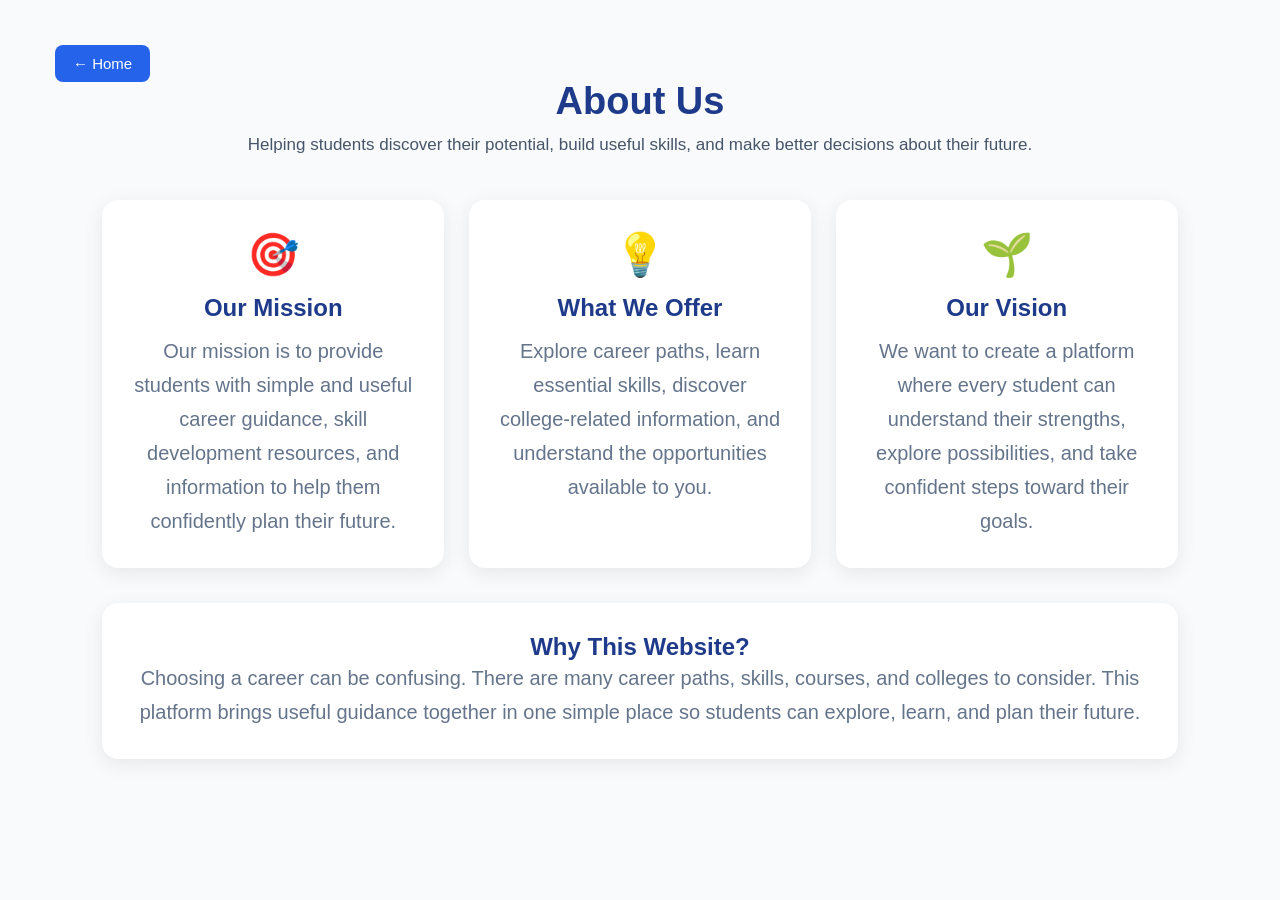
<file: about.html>
<!DOCTYPE html>
<html lang="en">

<head>
    <meta charset="UTF-8">
    <meta name="viewport" content="width=device-width, initial-scale=1.0">
    <title>About Us</title>
    <link rel="stylesheet" href="style.css">
</head>

<body>

    <a href="index.html" class="home-btn">← Home</a>

    <section class="about-page">

        <div class="section-heading">
            <h1>About Us</h1>
            <p>
                Helping students discover their potential, build useful skills,
                and make better decisions about their future.
            </p>
        </div>

        <div class="about-content">

            <div class="about-card">
                <div class="about-icon">🎯</div>
                <h2>Our Mission</h2>
                <p>
                    Our mission is to provide students with simple and useful
                    career guidance, skill development resources, and information
                    to help them confidently plan their future.
                </p>
            </div>

            <div class="about-card">
                <div class="about-icon">💡</div>
                <h2>What We Offer</h2>
                <p>
                    Explore career paths, learn essential skills, discover
                    college-related information, and understand the opportunities
                    available to you.
                </p>
            </div>

            <div class="about-card">
                <div class="about-icon">🌱</div>
                <h2>Our Vision</h2>
                <p>
                    We want to create a platform where every student can
                    understand their strengths, explore possibilities, and
                    take confident steps toward their goals.
                </p>
            </div>

        </div>

        <div class="about-bottom">
            <h2>Why This Website?</h2>
            <p>
                Choosing a career can be confusing. There are many career paths,
                skills, courses, and colleges to consider. This platform brings
                useful guidance together in one simple place so students can
                explore, learn, and plan their future.
            </p>
        </div>

    </section>

</body>
</html>
</file>
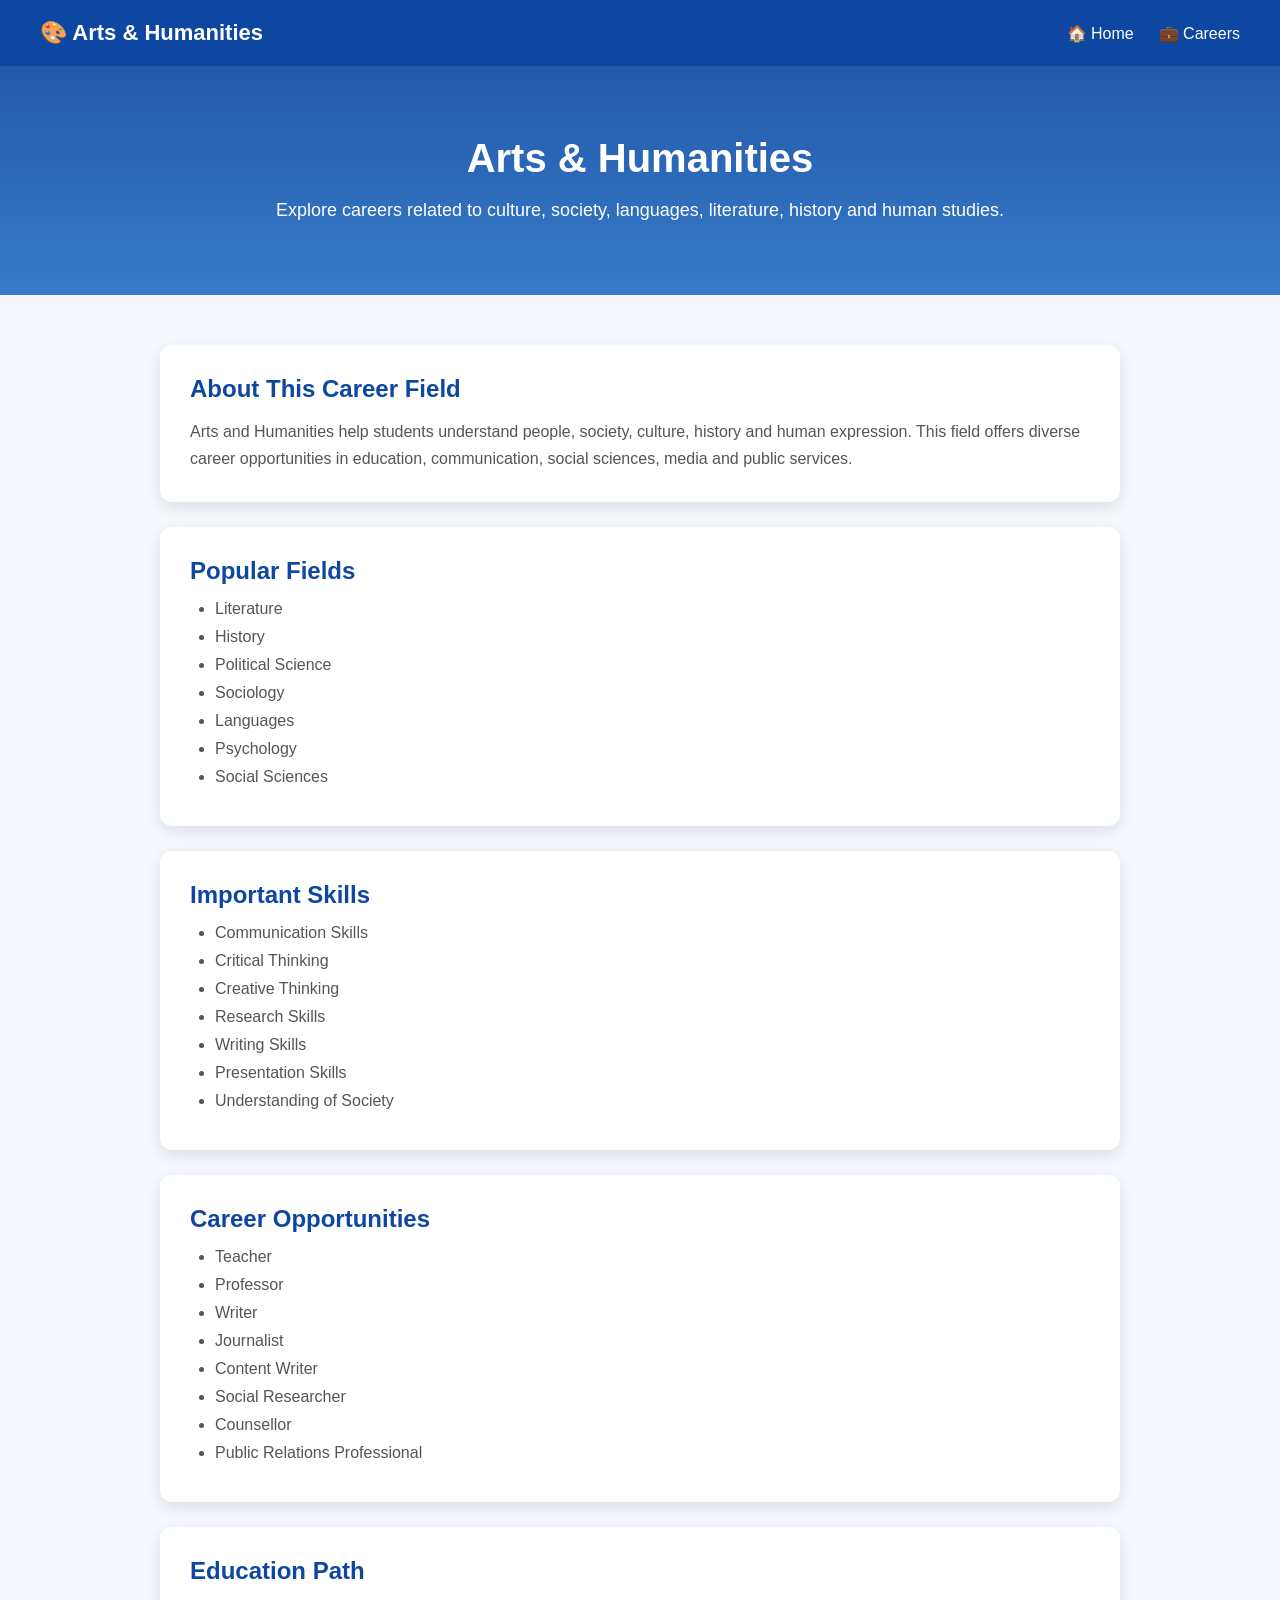
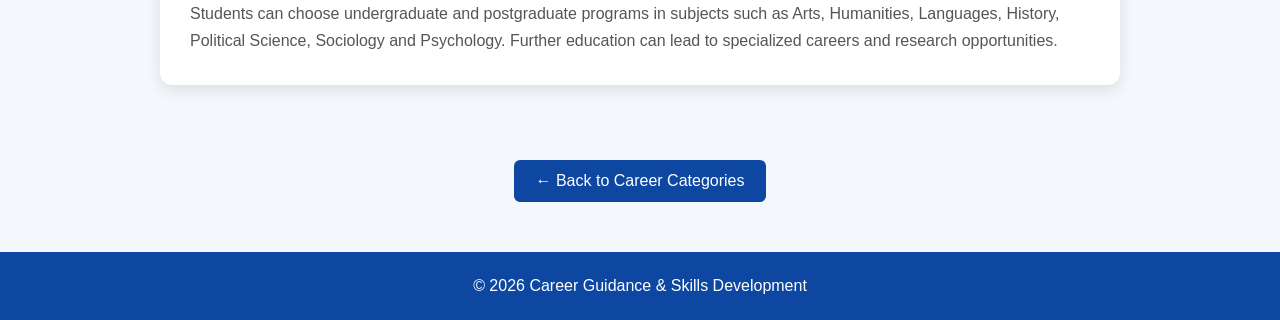
<file: arts.html>
<!DOCTYPE html>
<html lang="en">

<head>

    <meta charset="UTF-8">

    <meta name="viewport" content="width=device-width, initial-scale=1.0">

    <title>Arts & Humanities Careers</title>

    <link rel="stylesheet" href="career-details.css">

</head>


<body>


<!-- ================= HEADER ================= -->

<header>

    <div class="logo">
        🎨 Arts & Humanities
    </div>

    <nav>

        <a href="index.html">🏠 Home</a>

        <a href="career.html">💼 Careers</a>

    </nav>

</header>



<!-- ================= HERO ================= -->

<section class="details-hero">

    <h1>
        Arts & Humanities
    </h1>

    <p>
        Explore careers related to culture, society,
        languages, literature, history and human studies.
    </p>

</section>



<!-- ================= DETAILS ================= -->

<section class="details-section">


    <!-- About -->

    <div class="details-card">

        <h2>
            About This Career Field
        </h2>

        <p>
            Arts and Humanities help students understand
            people, society, culture, history and human
            expression. This field offers diverse career
            opportunities in education, communication,
            social sciences, media and public services.
        </p>

    </div>



    <!-- Popular Fields -->

    <div class="details-card">

        <h2>
            Popular Fields
        </h2>

        <ul>

            <li>Literature</li>

            <li>History</li>

            <li>Political Science</li>

            <li>Sociology</li>

            <li>Languages</li>

            <li>Psychology</li>

            <li>Social Sciences</li>

        </ul>

    </div>



    <!-- Skills -->

    <div class="details-card">

        <h2>
            Important Skills
        </h2>

        <ul>

            <li>Communication Skills</li>

            <li>Critical Thinking</li>

            <li>Creative Thinking</li>

            <li>Research Skills</li>

            <li>Writing Skills</li>

            <li>Presentation Skills</li>

            <li>Understanding of Society</li>

        </ul>

    </div>



    <!-- Career Opportunities -->

    <div class="details-card">

        <h2>
            Career Opportunities
        </h2>

        <ul>

            <li>Teacher</li>

            <li>Professor</li>

            <li>Writer</li>

            <li>Journalist</li>

            <li>Content Writer</li>

            <li>Social Researcher</li>

            <li>Counsellor</li>

            <li>Public Relations Professional</li>

        </ul>

    </div>



    <!-- Education -->

    <div class="details-card">

        <h2>
            Education Path
        </h2>

        <p>
            Students can choose undergraduate and
            postgraduate programs in subjects such as
            Arts, Humanities, Languages, History,
            Political Science, Sociology and Psychology.
            Further education can lead to specialized
            careers and research opportunities.
        </p>

    </div>


</section>



<!-- ================= BACK BUTTON ================= -->

<div class="back-button">

    <a href="career.html">
        ← Back to Career Categories
    </a>

</div>



<!-- ================= FOOTER ================= -->

<footer>

    <p>
        © 2026 Career Guidance & Skills Development
    </p>

</footer>


</body>

</html>
</file>
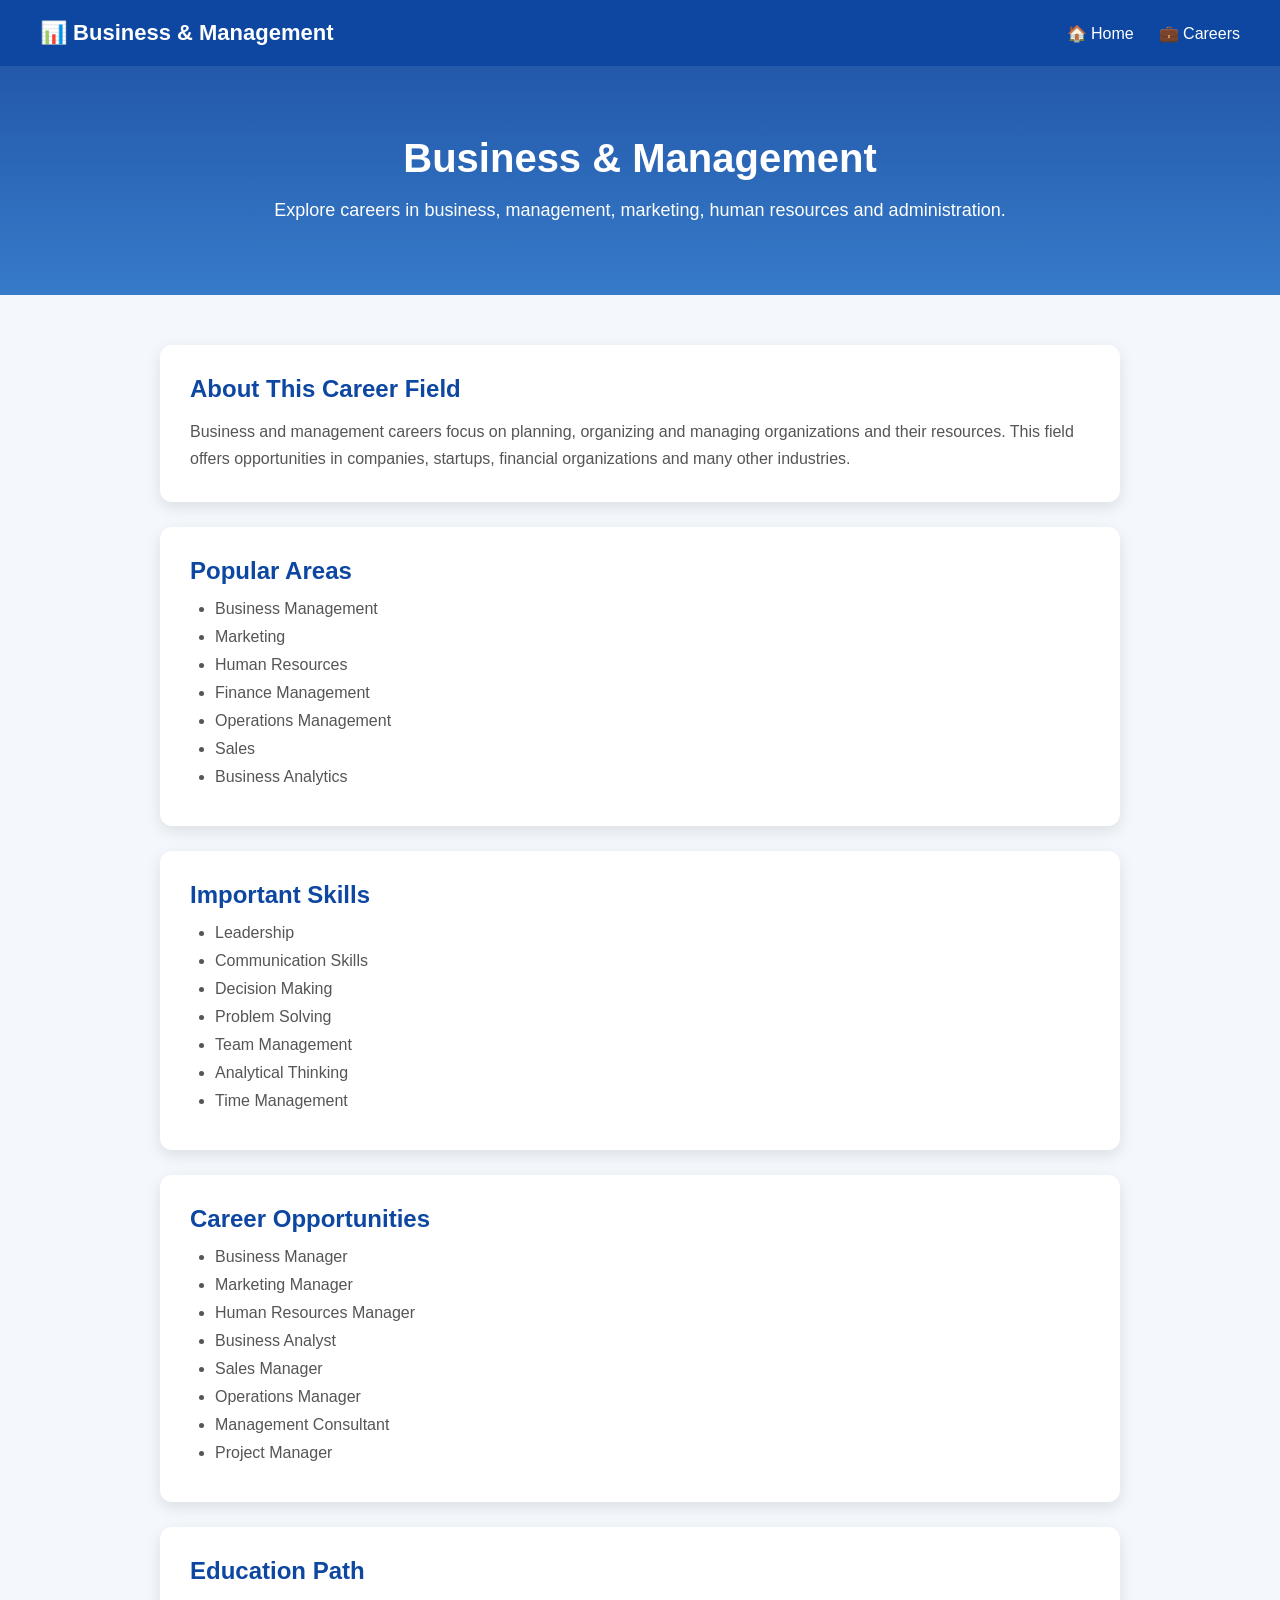
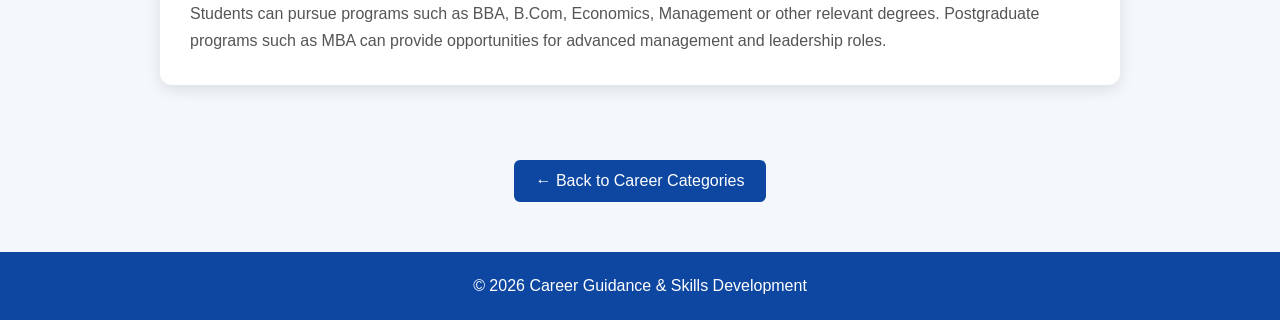
<file: business.html>
<!DOCTYPE html>
<html lang="en">

<head>

    <meta charset="UTF-8">

    <meta name="viewport" content="width=device-width, initial-scale=1.0">

    <title>Business & Management Careers</title>

    <link rel="stylesheet" href="career-details.css">

</head>

<body>

<header>

    <div class="logo">
        📊 Business & Management
    </div>

    <nav>
        <a href="index.html">🏠 Home</a>
        <a href="career.html">💼 Careers</a>
    </nav>

</header>


<section class="details-hero">

    <h1>Business & Management</h1>

    <p>
        Explore careers in business, management,
        marketing, human resources and administration.
    </p>

</section>


<section class="details-section">

    <div class="details-card">

        <h2>About This Career Field</h2>

        <p>
            Business and management careers focus on planning,
            organizing and managing organizations and their
            resources. This field offers opportunities in
            companies, startups, financial organizations and
            many other industries.
        </p>

    </div>


    <div class="details-card">

        <h2>Popular Areas</h2>

        <ul>
            <li>Business Management</li>
            <li>Marketing</li>
            <li>Human Resources</li>
            <li>Finance Management</li>
            <li>Operations Management</li>
            <li>Sales</li>
            <li>Business Analytics</li>
        </ul>

    </div>


    <div class="details-card">

        <h2>Important Skills</h2>

        <ul>
            <li>Leadership</li>
            <li>Communication Skills</li>
            <li>Decision Making</li>
            <li>Problem Solving</li>
            <li>Team Management</li>
            <li>Analytical Thinking</li>
            <li>Time Management</li>
        </ul>

    </div>


    <div class="details-card">

        <h2>Career Opportunities</h2>

        <ul>
            <li>Business Manager</li>
            <li>Marketing Manager</li>
            <li>Human Resources Manager</li>
            <li>Business Analyst</li>
            <li>Sales Manager</li>
            <li>Operations Manager</li>
            <li>Management Consultant</li>
            <li>Project Manager</li>
        </ul>

    </div>


    <div class="details-card">

        <h2>Education Path</h2>

        <p>
            Students can pursue programs such as BBA, B.Com,
            Economics, Management or other relevant degrees.
            Postgraduate programs such as MBA can provide
            opportunities for advanced management and
            leadership roles.
        </p>

    </div>

</section>


<div class="back-button">

    <a href="career.html">
        ← Back to Career Categories
    </a>

</div>


<footer>

    <p>
        © 2026 Career Guidance & Skills Development
    </p>

</footer>

</body>

</html>
</file>
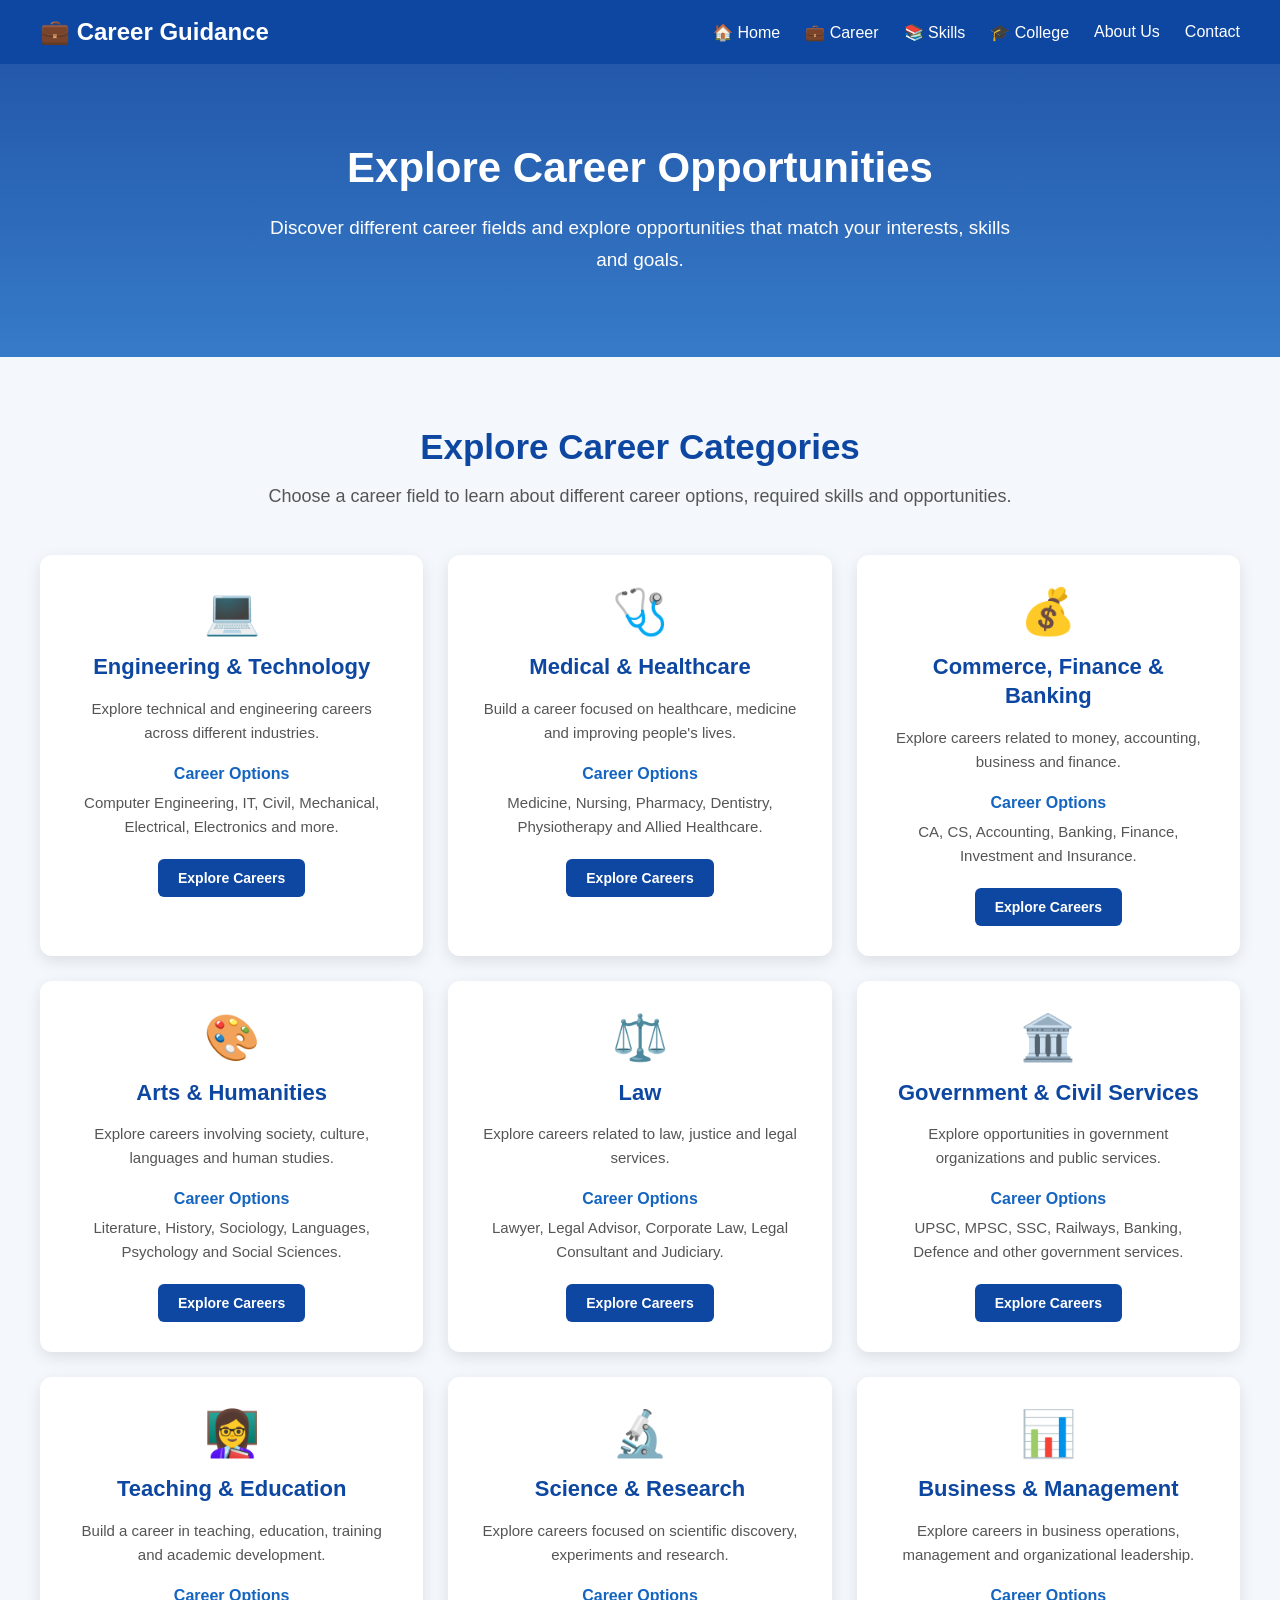
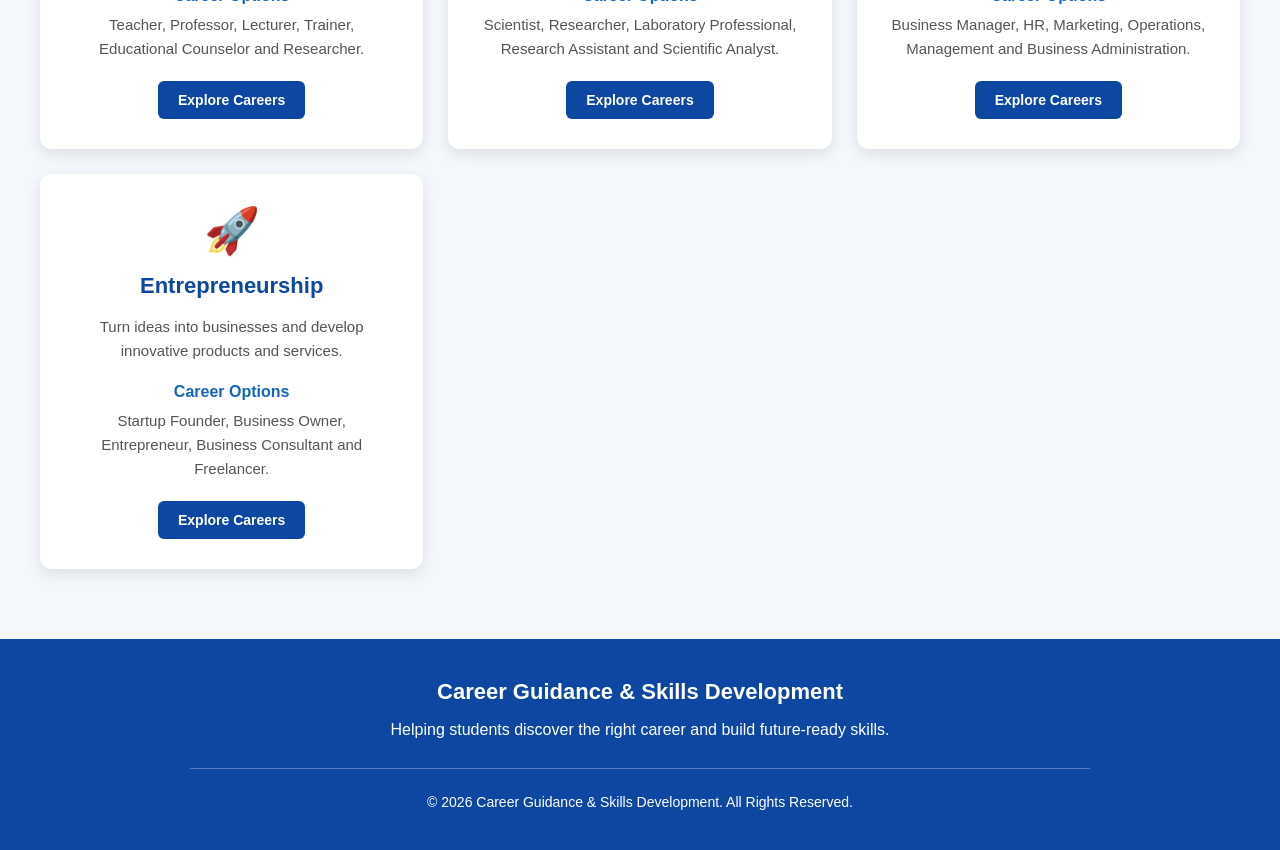
<file: career.html>
<!DOCTYPE html>
<html lang="en">

<head>

    <meta charset="UTF-8">

    <meta name="viewport" content="width=device-width, initial-scale=1.0">

    <title>Career Guidance</title>

    <link rel="stylesheet" href="career.css">

</head>


<body>


<!-- ================= HEADER ================= -->

<header>

    <div class="logo">
        💼 Career Guidance
    </div>


    <nav>

        <a href="index.html">🏠 Home</a>

        <a href="career.html">💼 Career</a>

        <a href="index.html#skills-section">📚 Skills</a>

        <a href="index.html#education">🎓 College</a>

        <a href="index.html#about">About Us</a>

        <a href="index.html#contact">Contact</a>

    </nav>

</header>



<!-- ================= HERO SECTION ================= -->

<section class="career-hero">

    <h1>
        Explore Career Opportunities
    </h1>

    <p>
        Discover different career fields and explore
        opportunities that match your interests,
        skills and goals.
    </p>

</section>



<!-- ================= CAREER SECTION ================= -->

<section class="career-section">


    <h2>
        Explore Career Categories
    </h2>


    <p class="career-intro">

        Choose a career field to learn about different
        career options, required skills and opportunities.

    </p>



    <div class="career-container">



        <!-- 1 ENGINEERING -->

        <div class="career-card">

            <div class="career-icon">
                💻
            </div>

            <h3>
                Engineering & Technology
            </h3>

            <p>
                Explore technical and engineering careers
                across different industries.
            </p>

            <h4>
                Career Options
            </h4>

            <p>
                Computer Engineering, IT, Civil,
                Mechanical, Electrical, Electronics
                and more.
            </p>

            <button onclick="window.location.href='engineering.html'">
    Explore Careers
</button>

        </div>



        <!-- 2 MEDICAL -->

        <div class="career-card">

            <div class="career-icon">
                🩺
            </div>

            <h3>
                Medical & Healthcare
            </h3>

            <p>
                Build a career focused on healthcare,
                medicine and improving people's lives.
            </p>

            <h4>
                Career Options
            </h4>

            <p>
                Medicine, Nursing, Pharmacy, Dentistry,
                Physiotherapy and Allied Healthcare.
            </p>

            <button onclick="window.location.href='medical.html'">
    Explore Careers
</button>

        </div>



        <!-- 3 COMMERCE -->

        <div class="career-card">

            <div class="career-icon">
                💰
            </div>

            <h3>
                Commerce, Finance & Banking
            </h3>

            <p>
                Explore careers related to money,
                accounting, business and finance.
            </p>

            <h4>
                Career Options
            </h4>

            <p>
                CA, CS, Accounting, Banking, Finance,
                Investment and Insurance.
            </p>

            <button onclick="window.location.href='commerce.html'">
    Explore Careers
</button>

        </div>



        <!-- 4 ARTS -->

        <div class="career-card">

            <div class="career-icon">
                🎨
            </div>

            <h3>
                Arts & Humanities
            </h3>

            <p>
                Explore careers involving society,
                culture, languages and human studies.
            </p>

            <h4>
                Career Options
            </h4>

            <p>
                Literature, History, Sociology,
                Languages, Psychology and Social Sciences.
            </p>

          <button onclick="window.location.href='arts.html'">
    Explore Careers
</button>

        </div>



        <!-- 5 LAW -->

        <div class="career-card">

            <div class="career-icon">
                ⚖️
            </div>

            <h3>
                Law
            </h3>

            <p>
                Explore careers related to law,
                justice and legal services.
            </p>

            <h4>
                Career Options
            </h4>

            <p>
                Lawyer, Legal Advisor, Corporate Law,
                Legal Consultant and Judiciary.
            </p>

            <button onclick="window.location.href='law.html'">
    Explore Careers
</button>

        </div>



        <!-- 6 GOVERNMENT -->

        <div class="career-card">

            <div class="career-icon">
                🏛️
            </div>

            <h3>
                Government & Civil Services
            </h3>

            <p>
                Explore opportunities in government
                organizations and public services.
            </p>

            <h4>
                Career Options
            </h4>

            <p>
                UPSC, MPSC, SSC, Railways, Banking,
                Defence and other government services.
            </p>

            <button onclick="window.location.href='government.html'">
    Explore Careers
</button>

        </div>



        <!-- 7 TEACHING -->

        <div class="career-card">

            <div class="career-icon">
                👩‍🏫
            </div>

            <h3>
                Teaching & Education
            </h3>

            <p>
                Build a career in teaching, education,
                training and academic development.
            </p>

            <h4>
                Career Options
            </h4>

            <p>
                Teacher, Professor, Lecturer, Trainer,
                Educational Counselor and Researcher.
            </p>

            <button onclick="window.location.href='teaching.html'">
    Explore Careers
</button>

        </div>



        <!-- 8 SCIENCE -->

        <div class="career-card">

            <div class="career-icon">
                🔬
            </div>

            <h3>
                Science & Research
            </h3>

            <p>
                Explore careers focused on scientific
                discovery, experiments and research.
            </p>

            <h4>
                Career Options
            </h4>

            <p>
                Scientist, Researcher, Laboratory
                Professional, Research Assistant
                and Scientific Analyst.
            </p>

            <button onclick="window.location.href='science.html'">
    Explore Careers
</button>

        </div>



        <!-- 9 BUSINESS -->

        <div class="career-card">

            <div class="career-icon">
                📊
            </div>

            <h3>
                Business & Management
            </h3>

            <p>
                Explore careers in business operations,
                management and organizational leadership.
            </p>

            <h4>
                Career Options
            </h4>

            <p>
                Business Manager, HR, Marketing,
                Operations, Management and Business
                Administration.
            </p>

            <button onclick="window.location.href='business.html'">
    Explore Careers
</button>

        </div>



        <!-- 10 ENTREPRENEURSHIP -->

        <div class="career-card">

            <div class="career-icon">
                🚀
            </div>

            <h3>
                Entrepreneurship
            </h3>

            <p>
                Turn ideas into businesses and develop
                innovative products and services.
            </p>

            <h4>
                Career Options
            </h4>

            <p>
                Startup Founder, Business Owner,
                Entrepreneur, Business Consultant
                and Freelancer.
            </p>

            <button onclick="window.location.href='entrepreneurship.html'">
    Explore Careers
</button>
</button>
        </div>


    </div>

</section>



<!-- ================= FOOTER ================= -->

<footer>

    <div class="footer-content">

        <h3>
            Career Guidance & Skills Development
        </h3>

        <p>
            Helping students discover the right career
            and build future-ready skills.
        </p>

    </div>


    <hr>


    <p class="copyright">

        © 2026 Career Guidance & Skills Development.
        All Rights Reserved.

    </p>

</footer>


</body>

</html>
</file>
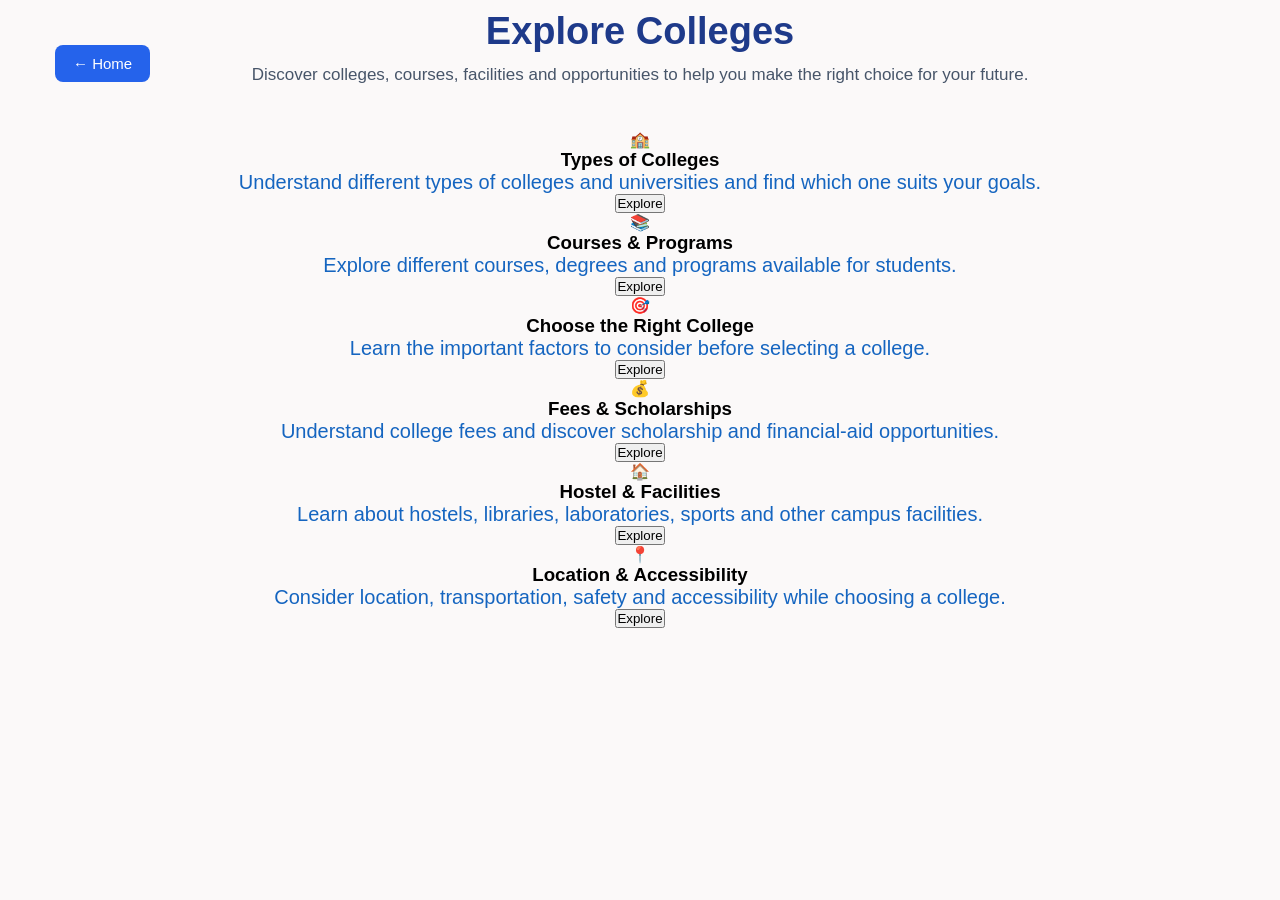
<file: college.html>
<!DOCTYPE html>
<html lang="en">

<head>
    <meta charset="UTF-8">
    <meta name="viewport" content="width=device-width, initial-scale=1.0">
    <title>Explore Colleges</title>
    <link rel="stylesheet" href="style.css">
</head>

<body>

    <a href="index.html" class="home-btn">← Home</a>

    <section class="college-page">

        <div class="section-heading">
            <h1>Explore Colleges</h1>
            <p>
                Discover colleges, courses, facilities and opportunities
                to help you make the right choice for your future.
            </p>
        </div>

        <div class="college-container">

            <div class="college-card">
                <div class="college-icon">🏫</div>
                <h3>Types of Colleges</h3>
                <p>
                    Understand different types of colleges and universities
                    and find which one suits your goals.
                </p>
                <button onclick="openCollege('types')">Explore</button>
            </div>

            <div class="college-card">
                <div class="college-icon">📚</div>
                <h3>Courses & Programs</h3>
                <p>
                    Explore different courses, degrees and programs
                    available for students.
                </p>
                <button onclick="openCollege('courses')">Explore</button>
            </div>

            <div class="college-card">
                <div class="college-icon">🎯</div>
                <h3>Choose the Right College</h3>
                <p>
                    Learn the important factors to consider before
                    selecting a college.
                </p>
                <button onclick="openCollege('choosing')">Explore</button>
            </div>

            <div class="college-card">
                <div class="college-icon">💰</div>
                <h3>Fees & Scholarships</h3>
                <p>
                    Understand college fees and discover scholarship
                    and financial-aid opportunities.
                </p>
                <button onclick="openCollege('fees')">Explore</button>
            </div>

            <div class="college-card">
                <div class="college-icon">🏠</div>
                <h3>Hostel & Facilities</h3>
                <p>
                    Learn about hostels, libraries, laboratories,
                    sports and other campus facilities.
                </p>
               <button onclick="openCollege('facilities')">Explore</button>
            </div>

            <div class="college-card">
                <div class="college-icon">📍</div>
                <h3>Location & Accessibility</h3>
                <p>
                    Consider location, transportation, safety and
                    accessibility while choosing a college.
                </p>
             <button onclick="openCollege('location')">Explore</button>
            </div>

        </div>

    </section>
    <!-- College Details Popup -->
<div id="collegeModal" class="college-modal">

    <div class="college-modal-content">

        <span class="close-college" onclick="closeCollege()">×</span>

        <h2 id="collegeTitle"></h2>

        <p id="collegeDescription"></p>

        <h3>Things to Know</h3>
        <ul id="collegePoints"></ul>

    </div>

</div>

<script>
const collegeData = {

    types: {
        title: "🏫 Types of Colleges",
        description: "Understand the different types of institutions and choose one according to your educational goals.",
        points: [
            "Universities and affiliated colleges",
            "Government and private colleges",
            "Autonomous colleges",
            "Deemed universities",
            "Specialized institutions"
        ]
    },

    courses: {
        title: "📚 Courses & Programs",
        description: "Explore different degree programs and understand what each course can offer.",
        points: [
            "Engineering and Technology",
            "Science and Mathematics",
            "Commerce and Management",
            "Arts and Humanities",
            "Professional and vocational courses"
        ]
    },

    choosing: {
        title: "🎯 Choose the Right College",
        description: "Consider important factors before selecting a college for your education.",
        points: [
            "Course and curriculum",
            "Faculty and teaching quality",
            "Placement opportunities",
            "Infrastructure and facilities",
            "College reputation and accreditation"
        ]
    },

    fees: {
        title: "💰 Fees & Scholarships",
        description: "Understand the financial aspects of higher education and explore ways to reduce your education costs.",
        points: [
            "Tuition and other college fees",
            "Government scholarships",
            "Merit-based scholarships",
            "Need-based financial assistance",
            "Education loan options"
        ]
    },

    facilities: {
        title: "🏠 Hostel & Facilities",
        description: "Learn about the facilities that can make your college experience comfortable and productive.",
        points: [
            "Hostel and accommodation",
            "Library and laboratories",
            "Sports and recreation",
            "Internet and computer facilities",
            "Canteen and medical facilities"
        ]
    },

    location: {
        title: "📍 Location & Accessibility",
        description: "The location of a college can affect your daily life, expenses and overall college experience.",
        points: [
            "Distance from home",
            "Public transportation",
            "Campus safety",
            "Nearby accommodation",
            "Accessibility and connectivity"
        ]
    }
};

function openCollege(type) {

    const data = collegeData[type];

    document.getElementById("collegeTitle").textContent = data.title;
    document.getElementById("collegeDescription").textContent = data.description;

    document.getElementById("collegePoints").innerHTML =
        data.points.map(point => `<li>${point}</li>`).join("");

    document.getElementById("collegeModal").style.display = "flex";
}

function closeCollege() {
    document.getElementById("collegeModal").style.display = "none";
}
</script>

</body>
</html>
</file>
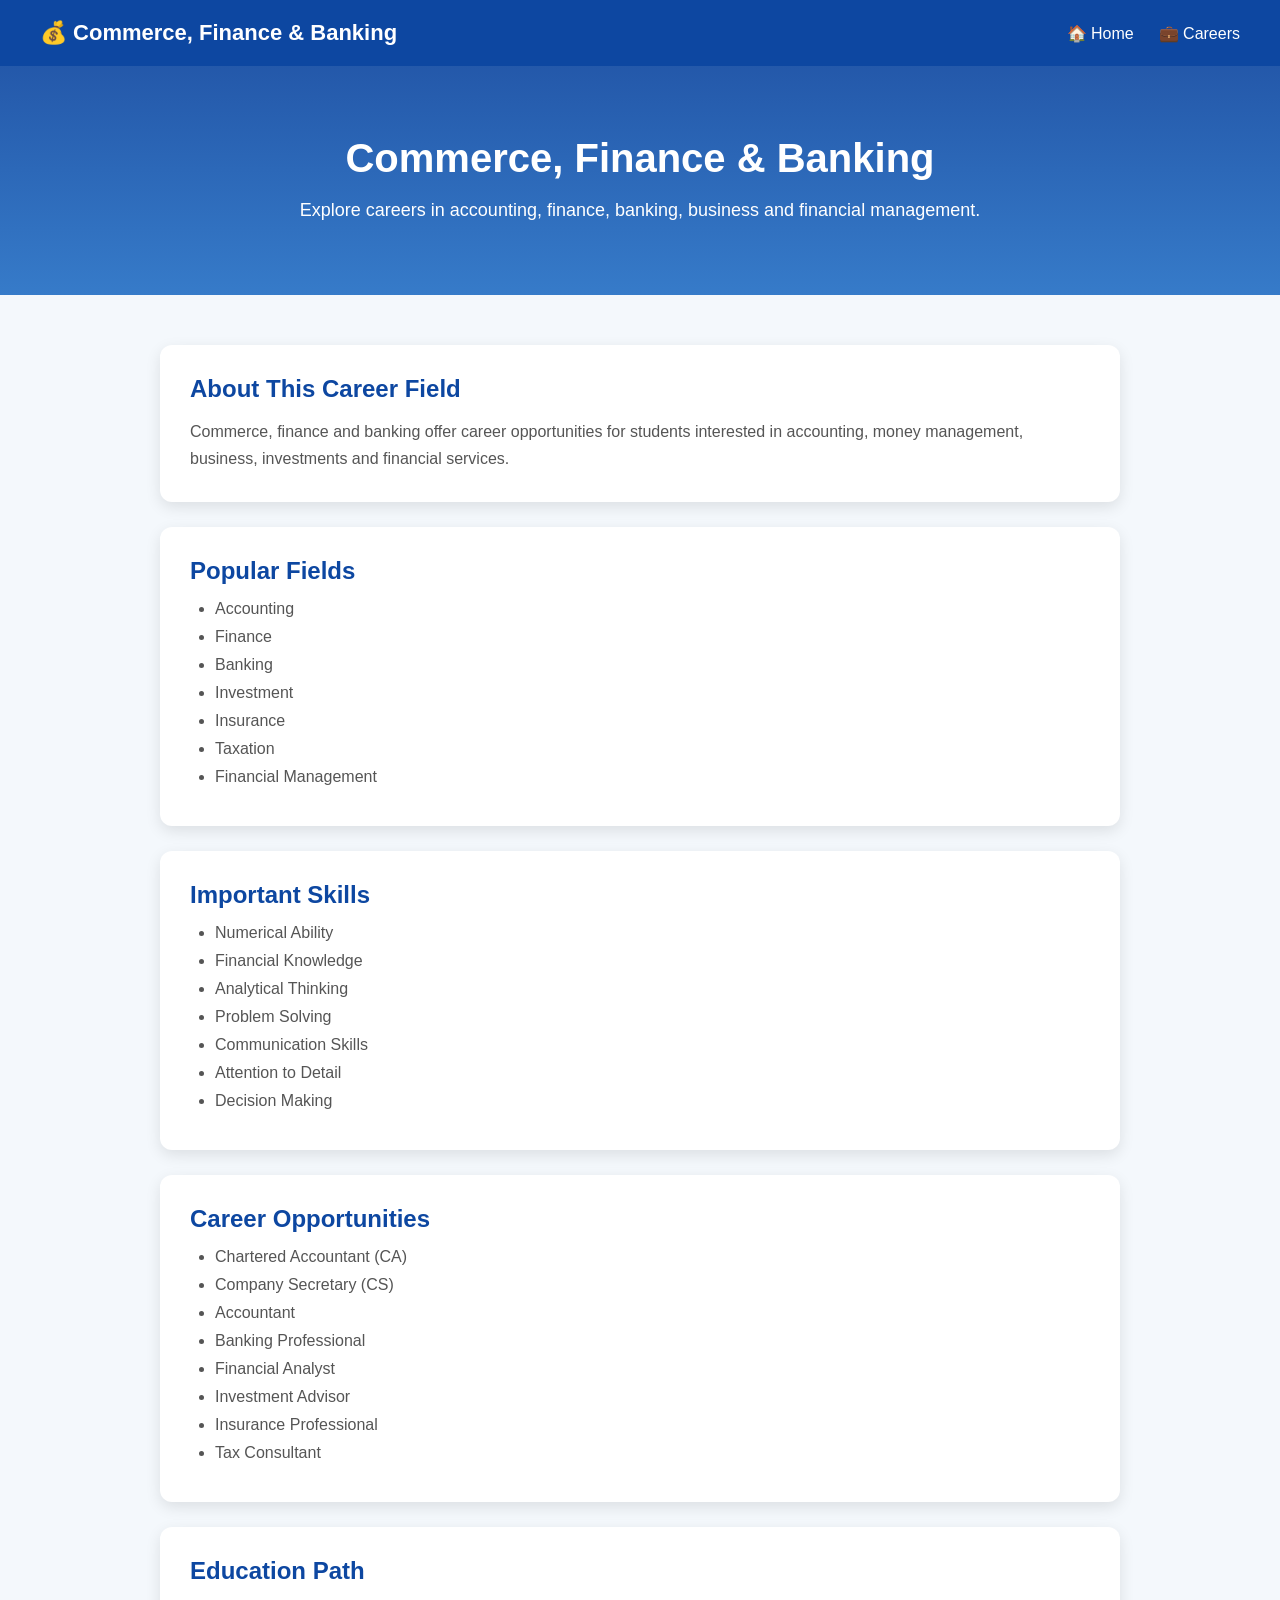
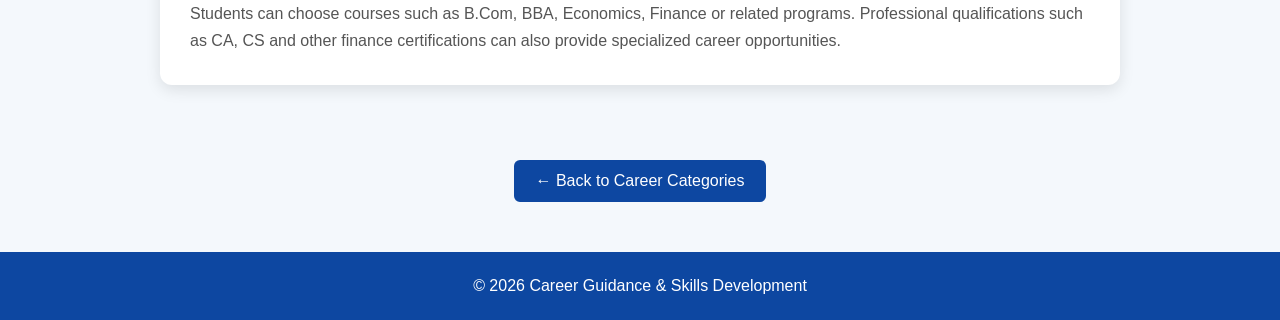
<file: commerce.html>
<!DOCTYPE html>
<html lang="en">

<head>

    <meta charset="UTF-8">

    <meta name="viewport" content="width=device-width, initial-scale=1.0">

    <title>Commerce, Finance & Banking Careers</title>

    <link rel="stylesheet" href="career-details.css">

</head>


<body>


<!-- ================= HEADER ================= -->

<header>

    <div class="logo">
        💰 Commerce, Finance & Banking
    </div>

    <nav>

        <a href="index.html">🏠 Home</a>

        <a href="career.html">💼 Careers</a>

    </nav>

</header>



<!-- ================= HERO ================= -->

<section class="details-hero">

    <h1>
        Commerce, Finance & Banking
    </h1>

    <p>
        Explore careers in accounting, finance, banking,
        business and financial management.
    </p>

</section>



<!-- ================= DETAILS ================= -->

<section class="details-section">


    <!-- About -->

    <div class="details-card">

        <h2>
            About This Career Field
        </h2>

        <p>
            Commerce, finance and banking offer career
            opportunities for students interested in
            accounting, money management, business,
            investments and financial services.
        </p>

    </div>



    <!-- Popular Fields -->

    <div class="details-card">

        <h2>
            Popular Fields
        </h2>

        <ul>

            <li>Accounting</li>

            <li>Finance</li>

            <li>Banking</li>

            <li>Investment</li>

            <li>Insurance</li>

            <li>Taxation</li>

            <li>Financial Management</li>

        </ul>

    </div>



    <!-- Skills -->

    <div class="details-card">

        <h2>
            Important Skills
        </h2>

        <ul>

            <li>Numerical Ability</li>

            <li>Financial Knowledge</li>

            <li>Analytical Thinking</li>

            <li>Problem Solving</li>

            <li>Communication Skills</li>

            <li>Attention to Detail</li>

            <li>Decision Making</li>

        </ul>

    </div>



    <!-- Career Opportunities -->

    <div class="details-card">

        <h2>
            Career Opportunities
        </h2>

        <ul>

            <li>Chartered Accountant (CA)</li>

            <li>Company Secretary (CS)</li>

            <li>Accountant</li>

            <li>Banking Professional</li>

            <li>Financial Analyst</li>

            <li>Investment Advisor</li>

            <li>Insurance Professional</li>

            <li>Tax Consultant</li>

        </ul>

    </div>



    <!-- Education -->

    <div class="details-card">

        <h2>
            Education Path
        </h2>

        <p>
            Students can choose courses such as B.Com,
            BBA, Economics, Finance or related programs.
            Professional qualifications such as CA, CS
            and other finance certifications can also
            provide specialized career opportunities.
        </p>

    </div>


</section>



<!-- ================= BACK BUTTON ================= -->

<div class="back-button">

    <a href="career.html">
        ← Back to Career Categories
    </a>

</div>



<!-- ================= FOOTER ================= -->

<footer>

    <p>
        © 2026 Career Guidance & Skills Development
    </p>

</footer>


</body>

</html>
</file>
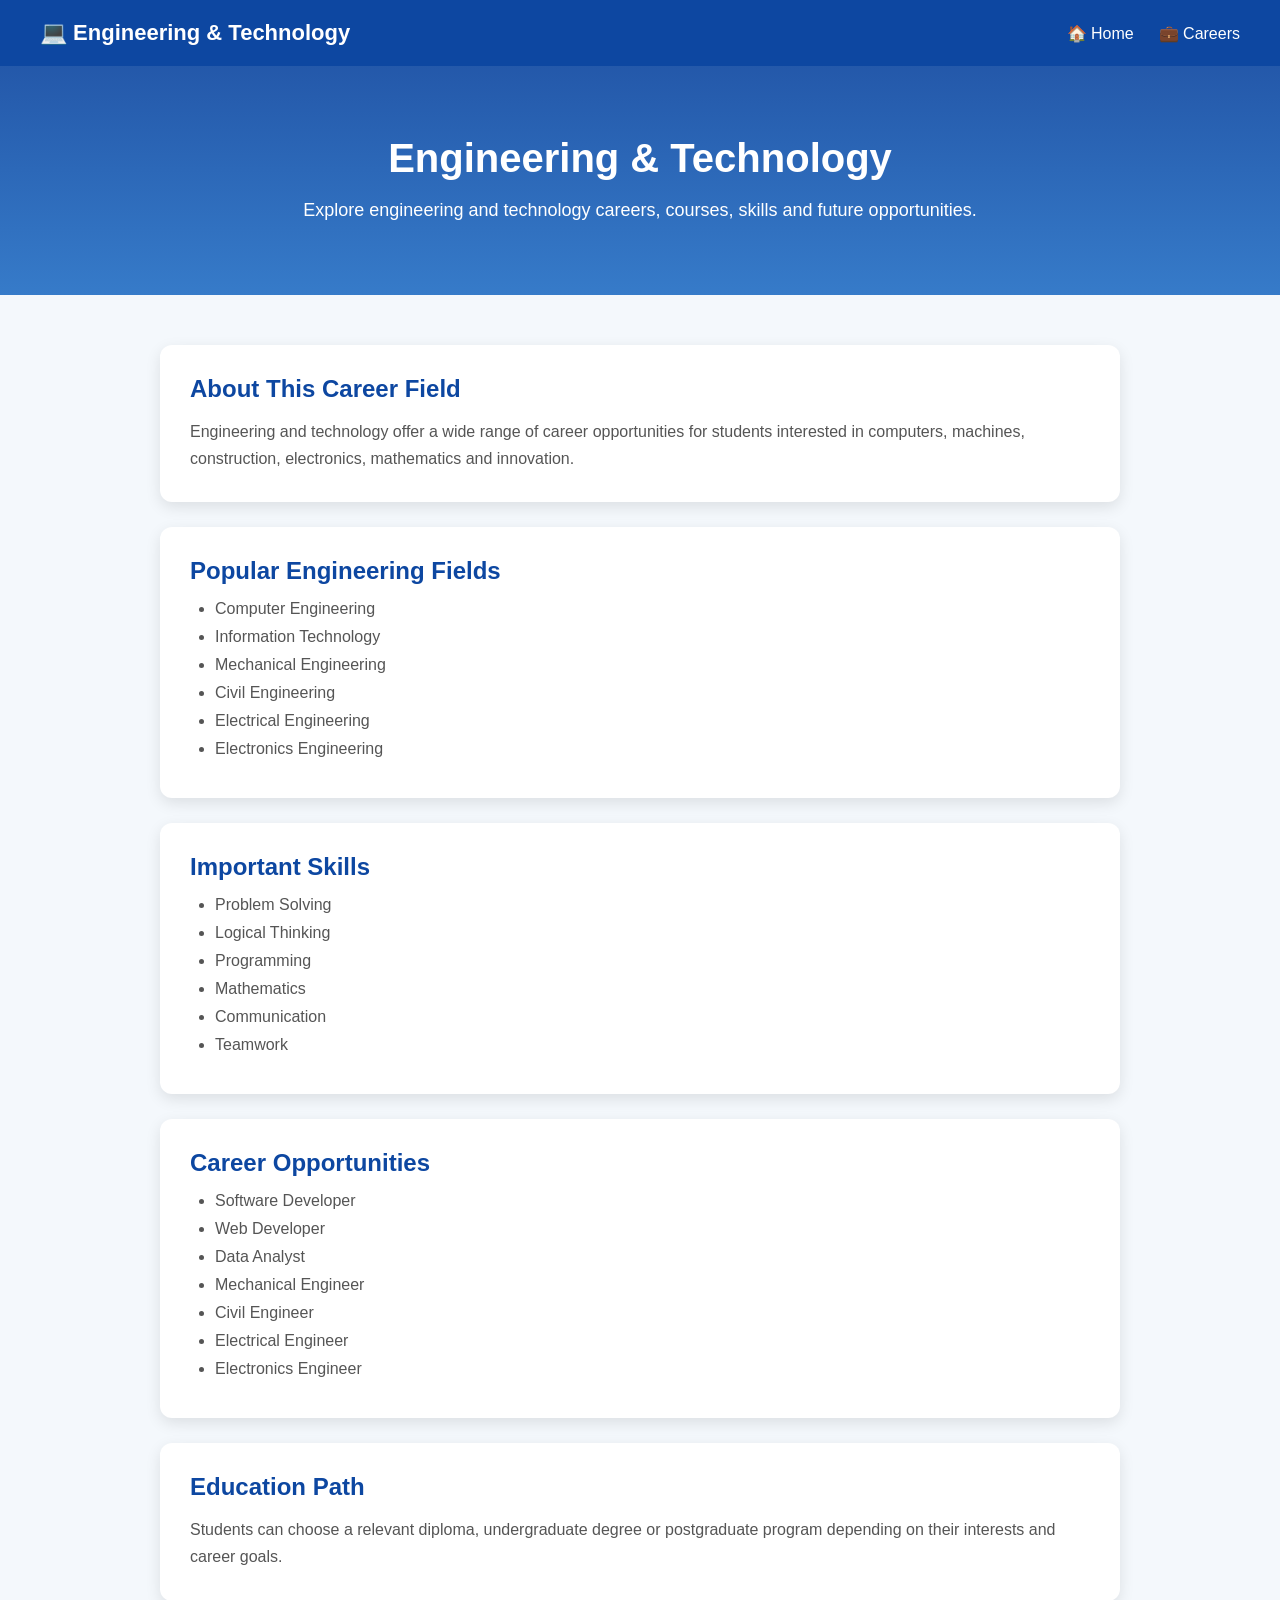
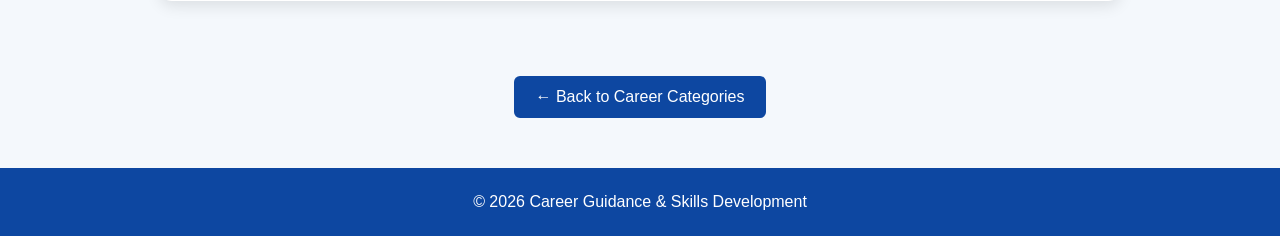
<file: engineering.html>
<!DOCTYPE html>
<html lang="en">

<head>
    <meta charset="UTF-8">
    <meta name="viewport" content="width=device-width, initial-scale=1.0">

    <title>Engineering & Technology Careers</title>

    <link rel="stylesheet" href="career-details.css">
</head>

<body>

<header>

    <div class="logo">
        💻 Engineering & Technology
    </div>

    <nav>
        <a href="index.html">🏠 Home</a>
        <a href="career.html">💼 Careers</a>
    </nav>

</header>


<section class="details-hero">

    <h1>Engineering & Technology</h1>

    <p>
        Explore engineering and technology careers,
        courses, skills and future opportunities.
    </p>

</section>


<section class="details-section">

    <div class="details-card">

        <h2>About This Career Field</h2>

        <p>
            Engineering and technology offer a wide range of
            career opportunities for students interested in
            computers, machines, construction, electronics,
            mathematics and innovation.
        </p>

    </div>


    <div class="details-card">

        <h2>Popular Engineering Fields</h2>

        <ul>
            <li>Computer Engineering</li>
            <li>Information Technology</li>
            <li>Mechanical Engineering</li>
            <li>Civil Engineering</li>
            <li>Electrical Engineering</li>
            <li>Electronics Engineering</li>
        </ul>

    </div>


    <div class="details-card">

        <h2>Important Skills</h2>

        <ul>
            <li>Problem Solving</li>
            <li>Logical Thinking</li>
            <li>Programming</li>
            <li>Mathematics</li>
            <li>Communication</li>
            <li>Teamwork</li>
        </ul>

    </div>


    <div class="details-card">

        <h2>Career Opportunities</h2>

        <ul>
            <li>Software Developer</li>
            <li>Web Developer</li>
            <li>Data Analyst</li>
            <li>Mechanical Engineer</li>
            <li>Civil Engineer</li>
            <li>Electrical Engineer</li>
            <li>Electronics Engineer</li>
        </ul>

    </div>


    <div class="details-card">

        <h2>Education Path</h2>

        <p>
            Students can choose a relevant diploma, undergraduate
            degree or postgraduate program depending on their
            interests and career goals.
        </p>

    </div>

</section>


<div class="back-button">

    <a href="career.html">
        ← Back to Career Categories
    </a>

</div>


<footer>

    <p>
        © 2026 Career Guidance & Skills Development
    </p>

</footer>

</body>

</html>
</file>
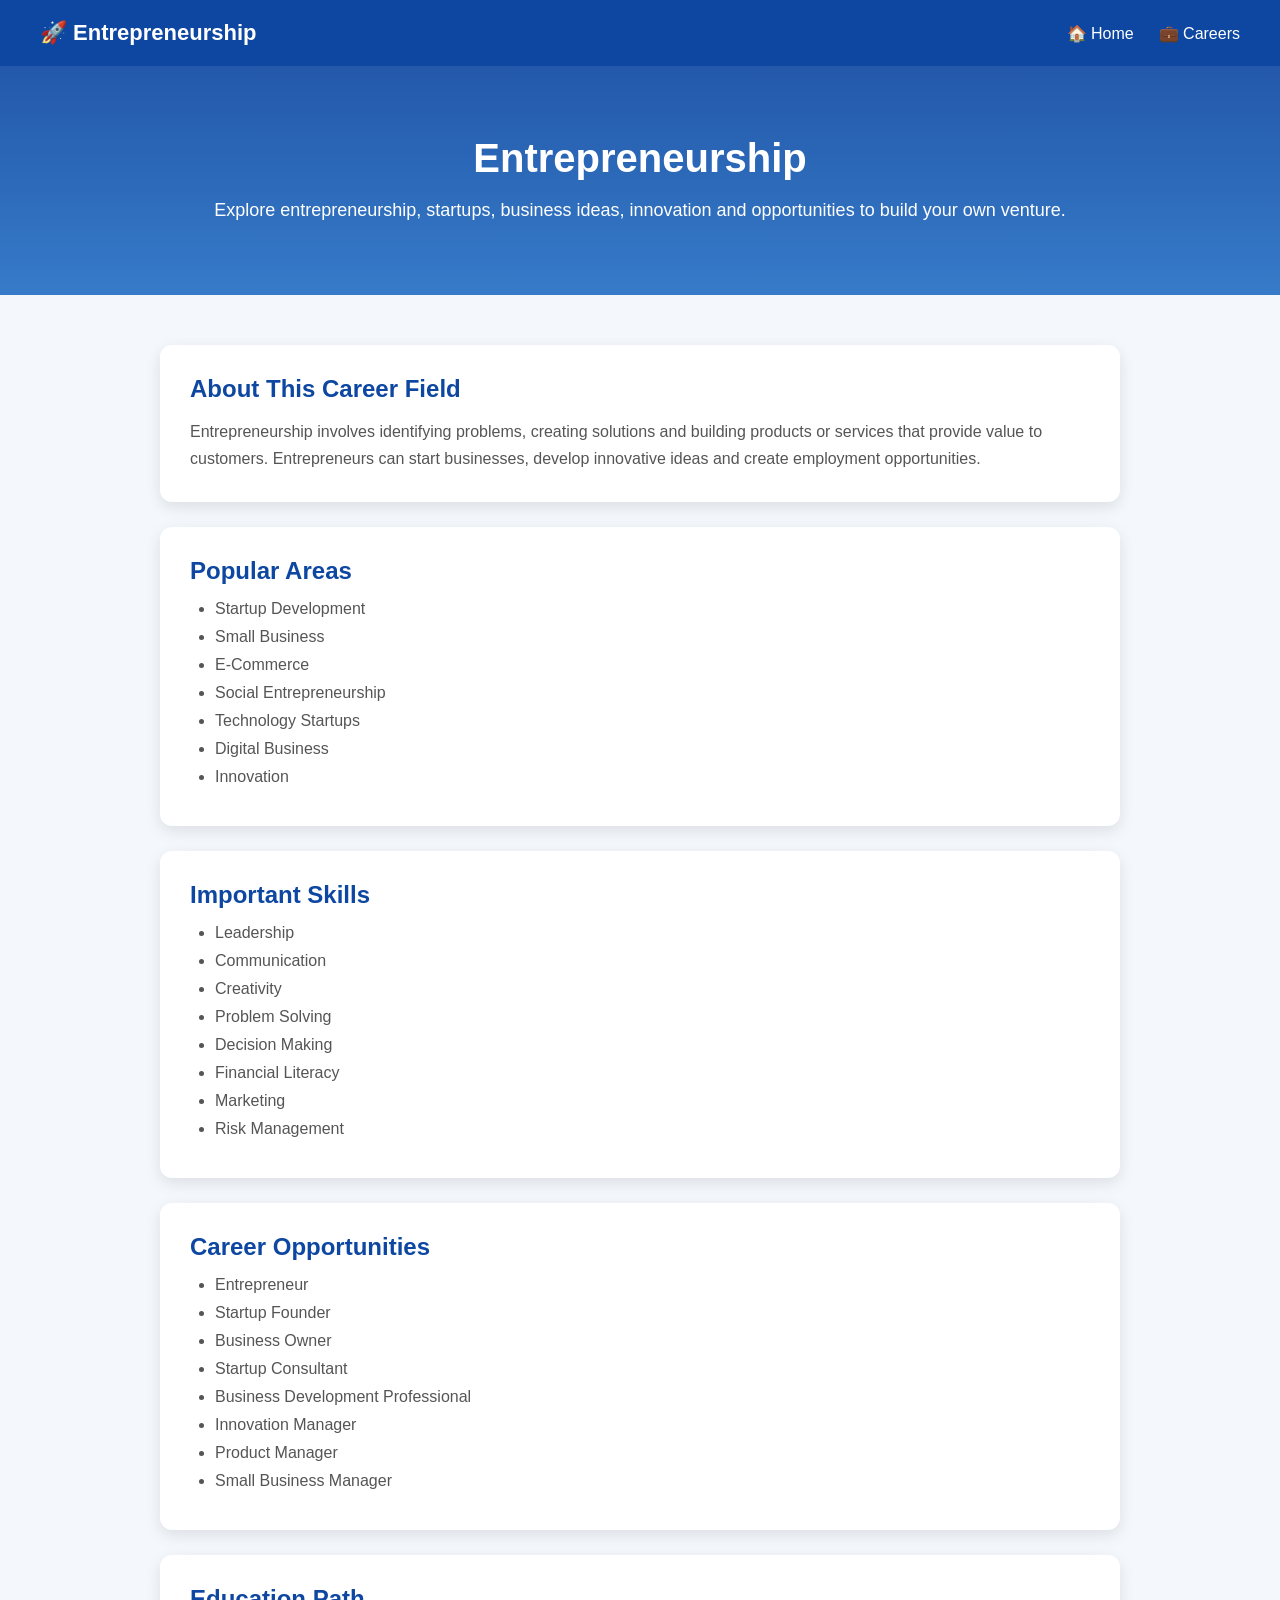
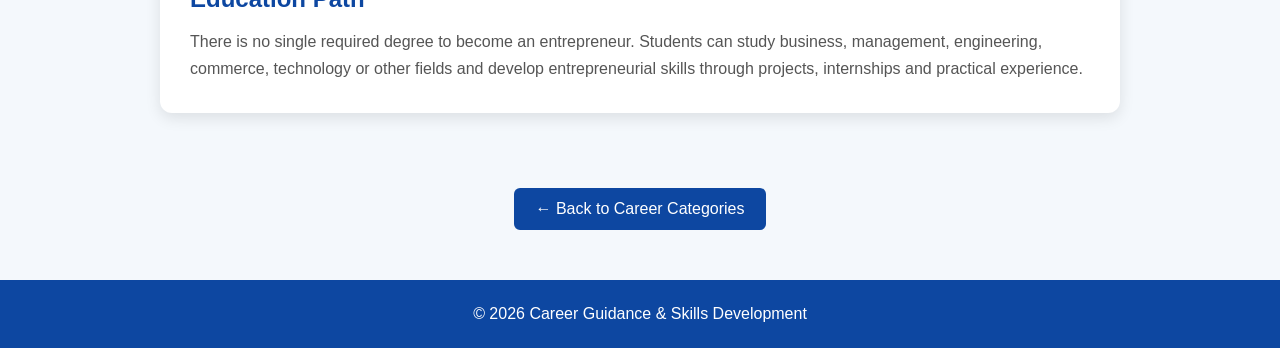
<file: entrepreneurship.html>
<!DOCTYPE html>
<html lang="en">

<head>

    <meta charset="UTF-8">

    <meta name="viewport" content="width=device-width, initial-scale=1.0">

    <title>Entrepreneurship Careers</title>

    <link rel="stylesheet" href="career-details.css">

</head>

<body>

<header>

    <div class="logo">
        🚀 Entrepreneurship
    </div>

    <nav>
        <a href="index.html">🏠 Home</a>
        <a href="career.html">💼 Careers</a>
    </nav>

</header>


<section class="details-hero">

    <h1>Entrepreneurship</h1>

    <p>
        Explore entrepreneurship, startups, business ideas,
        innovation and opportunities to build your own venture.
    </p>

</section>


<section class="details-section">

    <div class="details-card">

        <h2>About This Career Field</h2>

        <p>
            Entrepreneurship involves identifying problems,
            creating solutions and building products or
            services that provide value to customers.
            Entrepreneurs can start businesses, develop
            innovative ideas and create employment opportunities.
        </p>

    </div>


    <div class="details-card">

        <h2>Popular Areas</h2>

        <ul>
            <li>Startup Development</li>
            <li>Small Business</li>
            <li>E-Commerce</li>
            <li>Social Entrepreneurship</li>
            <li>Technology Startups</li>
            <li>Digital Business</li>
            <li>Innovation</li>
        </ul>

    </div>


    <div class="details-card">

        <h2>Important Skills</h2>

        <ul>
            <li>Leadership</li>
            <li>Communication</li>
            <li>Creativity</li>
            <li>Problem Solving</li>
            <li>Decision Making</li>
            <li>Financial Literacy</li>
            <li>Marketing</li>
            <li>Risk Management</li>
        </ul>

    </div>


    <div class="details-card">

        <h2>Career Opportunities</h2>

        <ul>
            <li>Entrepreneur</li>
            <li>Startup Founder</li>
            <li>Business Owner</li>
            <li>Startup Consultant</li>
            <li>Business Development Professional</li>
            <li>Innovation Manager</li>
            <li>Product Manager</li>
            <li>Small Business Manager</li>
        </ul>

    </div>


    <div class="details-card">

        <h2>Education Path</h2>

        <p>
            There is no single required degree to become an
            entrepreneur. Students can study business,
            management, engineering, commerce, technology or
            other fields and develop entrepreneurial skills
            through projects, internships and practical experience.
        </p>

    </div>

</section>


<div class="back-button">

    <a href="career.html">
        ← Back to Career Categories
    </a>

</div>


<footer>

    <p>
        © 2026 Career Guidance & Skills Development
    </p>

</footer>

</body>

</html>
</file>
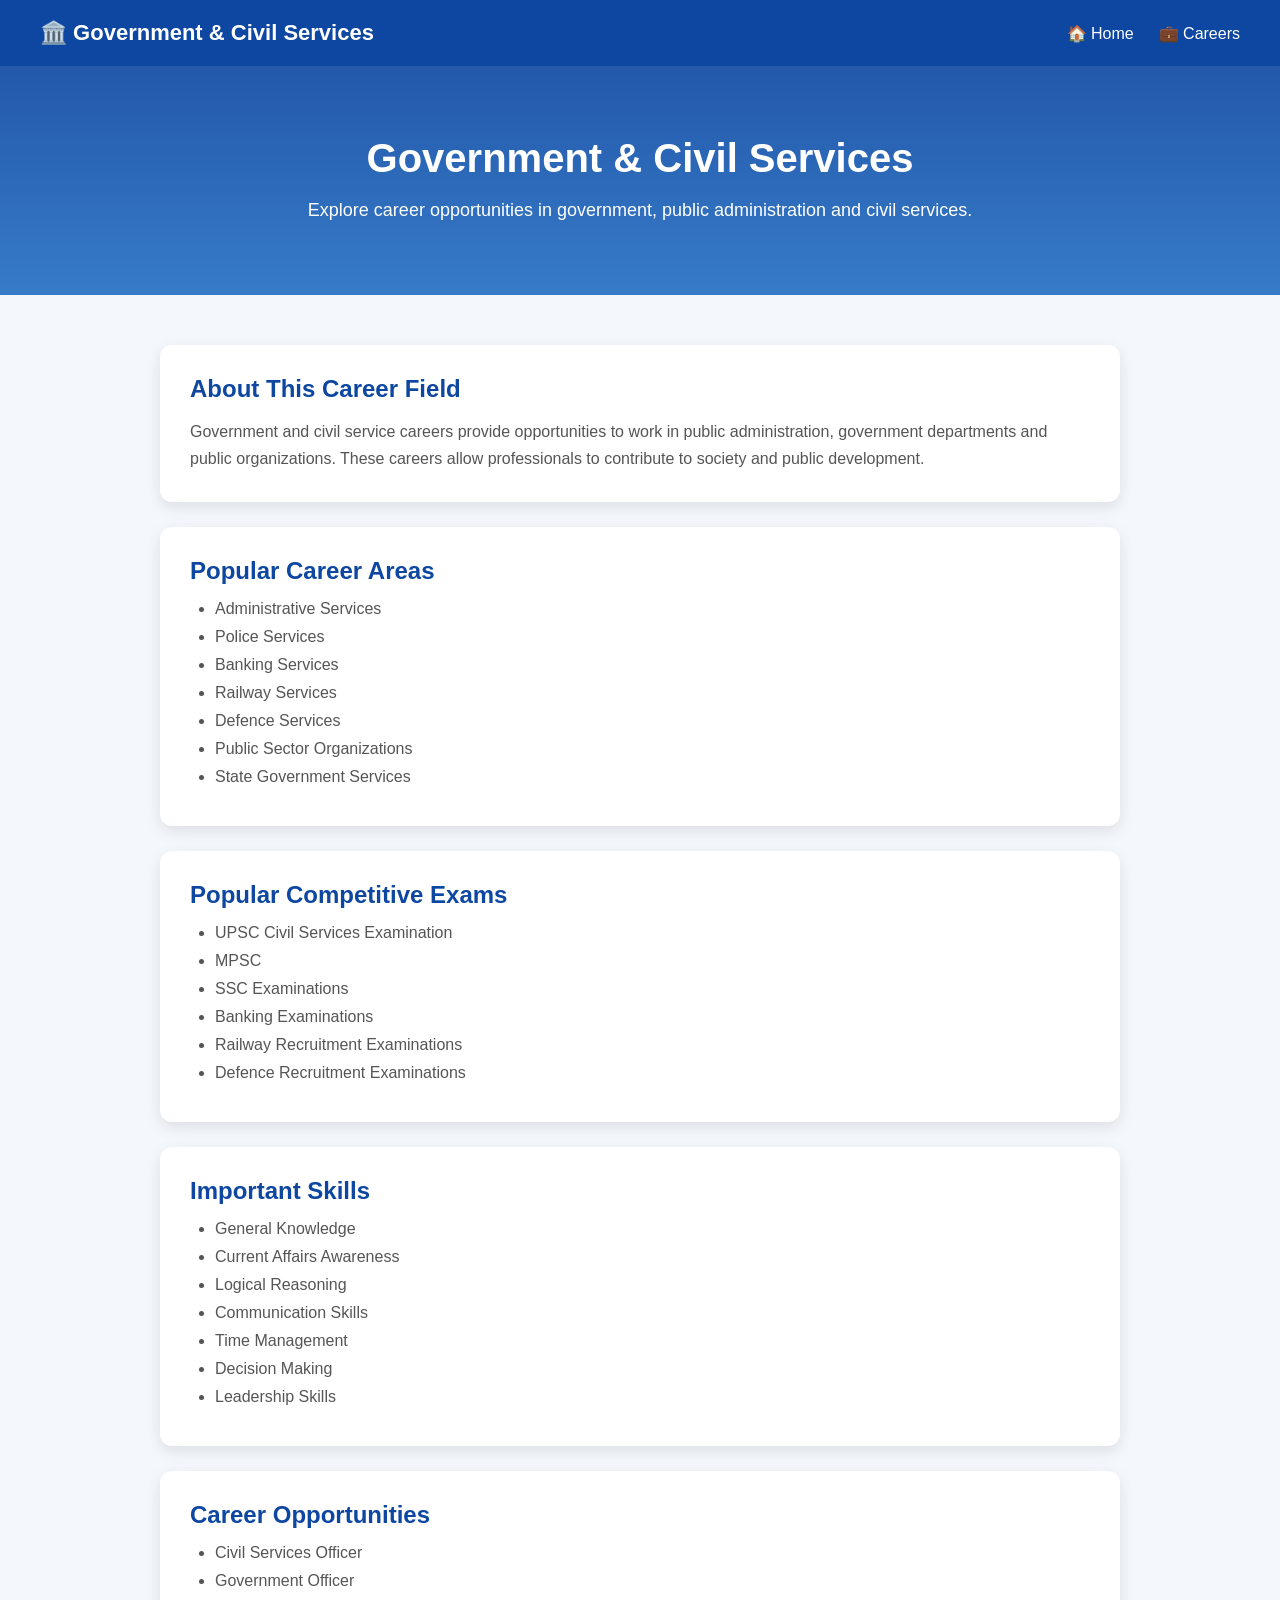
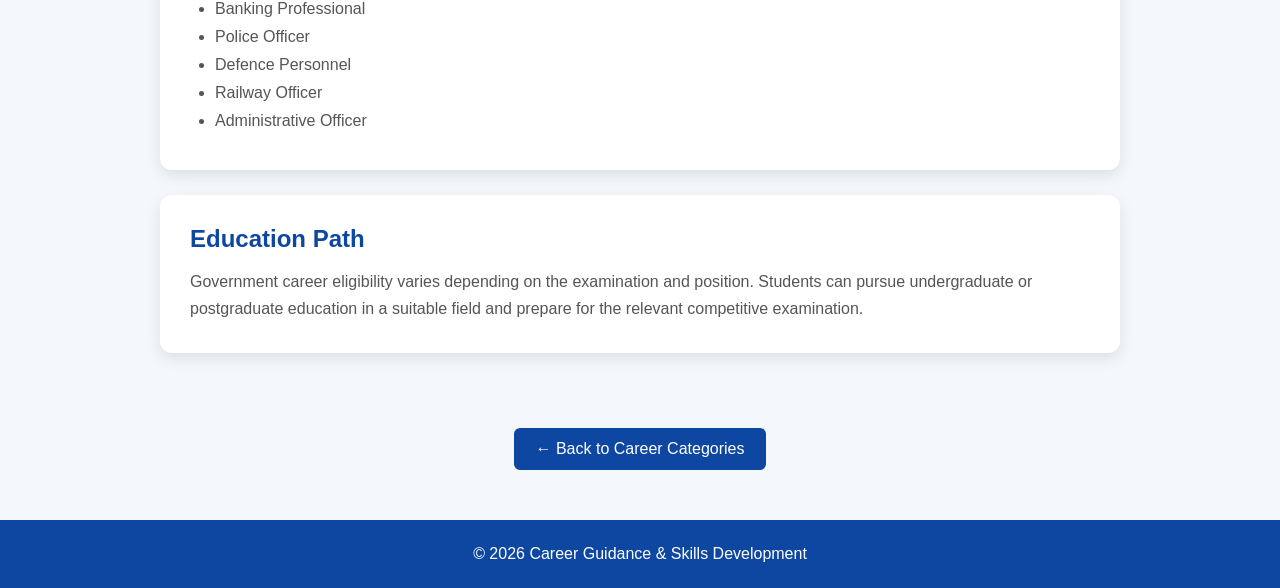
<file: government.html>
<!DOCTYPE html>
<html lang="en">

<head>

    <meta charset="UTF-8">

    <meta name="viewport" content="width=device-width, initial-scale=1.0">

    <title>Government & Civil Services Careers</title>

    <link rel="stylesheet" href="career-details.css">

</head>

<body>


<!-- ================= HEADER ================= -->

<header>

    <div class="logo">
        🏛️ Government & Civil Services
    </div>

    <nav>

        <a href="index.html">🏠 Home</a>

        <a href="career.html">💼 Careers</a>

    </nav>

</header>



<!-- ================= HERO ================= -->

<section class="details-hero">

    <h1>
        Government & Civil Services
    </h1>

    <p>
        Explore career opportunities in government,
        public administration and civil services.
    </p>

</section>



<!-- ================= DETAILS ================= -->

<section class="details-section">


    <!-- About -->

    <div class="details-card">

        <h2>
            About This Career Field
        </h2>

        <p>
            Government and civil service careers provide
            opportunities to work in public administration,
            government departments and public organizations.
            These careers allow professionals to contribute
            to society and public development.
        </p>

    </div>



    <!-- Popular Areas -->

    <div class="details-card">

        <h2>
            Popular Career Areas
        </h2>

        <ul>

            <li>Administrative Services</li>

            <li>Police Services</li>

            <li>Banking Services</li>

            <li>Railway Services</li>

            <li>Defence Services</li>

            <li>Public Sector Organizations</li>

            <li>State Government Services</li>

        </ul>

    </div>



    <!-- Exams -->

    <div class="details-card">

        <h2>
            Popular Competitive Exams
        </h2>

        <ul>

            <li>UPSC Civil Services Examination</li>

            <li>MPSC</li>

            <li>SSC Examinations</li>

            <li>Banking Examinations</li>

            <li>Railway Recruitment Examinations</li>

            <li>Defence Recruitment Examinations</li>

        </ul>

    </div>



    <!-- Skills -->

    <div class="details-card">

        <h2>
            Important Skills
        </h2>

        <ul>

            <li>General Knowledge</li>

            <li>Current Affairs Awareness</li>

            <li>Logical Reasoning</li>

            <li>Communication Skills</li>

            <li>Time Management</li>

            <li>Decision Making</li>

            <li>Leadership Skills</li>

        </ul>

    </div>



    <!-- Career Opportunities -->

    <div class="details-card">

        <h2>
            Career Opportunities
        </h2>

        <ul>

            <li>Civil Services Officer</li>

            <li>Government Officer</li>

            <li>Banking Professional</li>

            <li>Police Officer</li>

            <li>Defence Personnel</li>

            <li>Railway Officer</li>

            <li>Administrative Officer</li>

        </ul>

    </div>



    <!-- Education -->

    <div class="details-card">

        <h2>
            Education Path
        </h2>

        <p>
            Government career eligibility varies depending
            on the examination and position. Students can
            pursue undergraduate or postgraduate education
            in a suitable field and prepare for the relevant
            competitive examination.
        </p>

    </div>


</section>



<!-- ================= BACK BUTTON ================= -->

<div class="back-button">

    <a href="career.html">
        ← Back to Career Categories
    </a>

</div>



<!-- ================= FOOTER ================= -->

<footer>

    <p>
        © 2026 Career Guidance & Skills Development
    </p>

</footer>


</body>

</html>
</file>
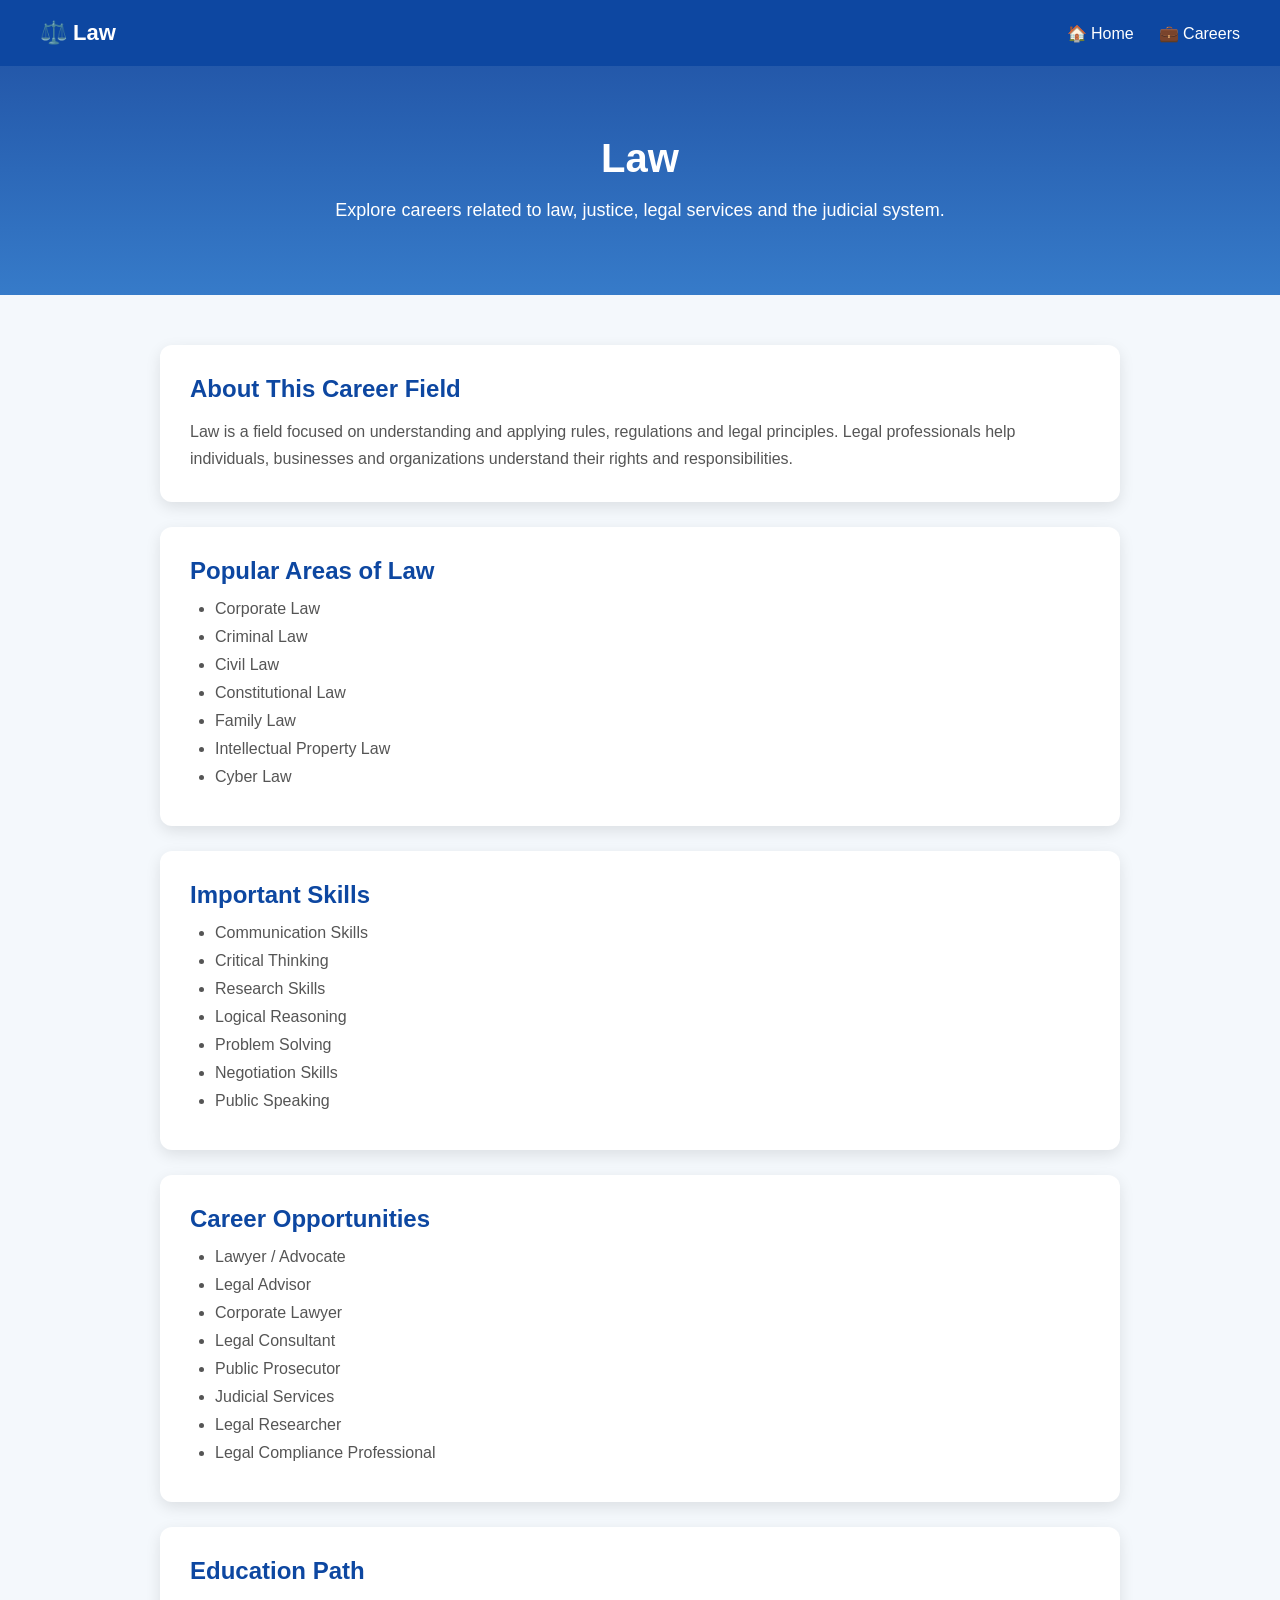
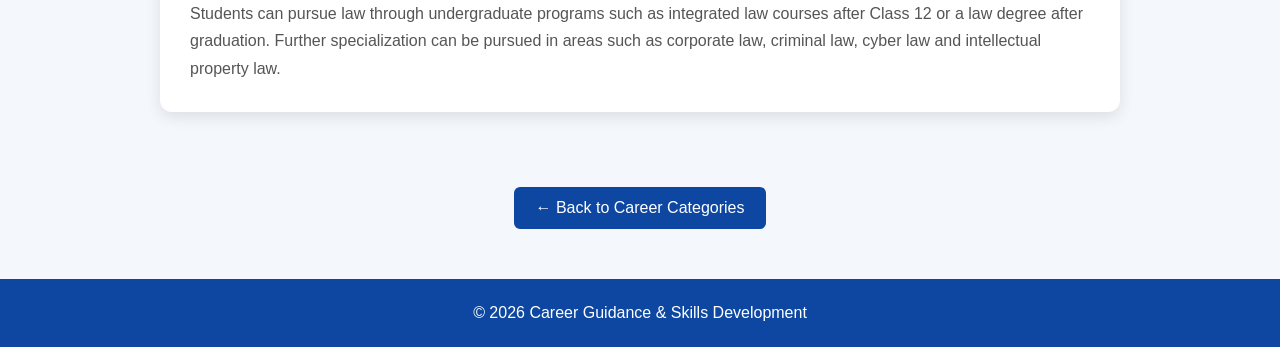
<file: law.html>
<!DOCTYPE html>
<html lang="en">

<head>

    <meta charset="UTF-8">

    <meta name="viewport" content="width=device-width, initial-scale=1.0">

    <title>Law Careers</title>

    <link rel="stylesheet" href="career-details.css">

</head>

<body>


<!-- ================= HEADER ================= -->

<header>

    <div class="logo">
        ⚖️ Law
    </div>

    <nav>

        <a href="index.html">🏠 Home</a>

        <a href="career.html">💼 Careers</a>

    </nav>

</header>



<!-- ================= HERO ================= -->

<section class="details-hero">

    <h1>
        Law
    </h1>

    <p>
        Explore careers related to law, justice,
        legal services and the judicial system.
    </p>

</section>



<!-- ================= DETAILS ================= -->

<section class="details-section">


    <!-- About -->

    <div class="details-card">

        <h2>
            About This Career Field
        </h2>

        <p>
            Law is a field focused on understanding and
            applying rules, regulations and legal principles.
            Legal professionals help individuals, businesses
            and organizations understand their rights and
            responsibilities.
        </p>

    </div>



    <!-- Popular Fields -->

    <div class="details-card">

        <h2>
            Popular Areas of Law
        </h2>

        <ul>

            <li>Corporate Law</li>

            <li>Criminal Law</li>

            <li>Civil Law</li>

            <li>Constitutional Law</li>

            <li>Family Law</li>

            <li>Intellectual Property Law</li>

            <li>Cyber Law</li>

        </ul>

    </div>



    <!-- Skills -->

    <div class="details-card">

        <h2>
            Important Skills
        </h2>

        <ul>

            <li>Communication Skills</li>

            <li>Critical Thinking</li>

            <li>Research Skills</li>

            <li>Logical Reasoning</li>

            <li>Problem Solving</li>

            <li>Negotiation Skills</li>

            <li>Public Speaking</li>

        </ul>

    </div>



    <!-- Career Opportunities -->

    <div class="details-card">

        <h2>
            Career Opportunities
        </h2>

        <ul>

            <li>Lawyer / Advocate</li>

            <li>Legal Advisor</li>

            <li>Corporate Lawyer</li>

            <li>Legal Consultant</li>

            <li>Public Prosecutor</li>

            <li>Judicial Services</li>

            <li>Legal Researcher</li>

            <li>Legal Compliance Professional</li>

        </ul>

    </div>



    <!-- Education -->

    <div class="details-card">

        <h2>
            Education Path
        </h2>

        <p>
            Students can pursue law through undergraduate
            programs such as integrated law courses after
            Class 12 or a law degree after graduation.
            Further specialization can be pursued in
            areas such as corporate law, criminal law,
            cyber law and intellectual property law.
        </p>

    </div>


</section>



<!-- ================= BACK BUTTON ================= -->

<div class="back-button">

    <a href="career.html">
        ← Back to Career Categories
    </a>

</div>



<!-- ================= FOOTER ================= -->

<footer>

    <p>
        © 2026 Career Guidance & Skills Development
    </p>

</footer>


</body>

</html>
</file>
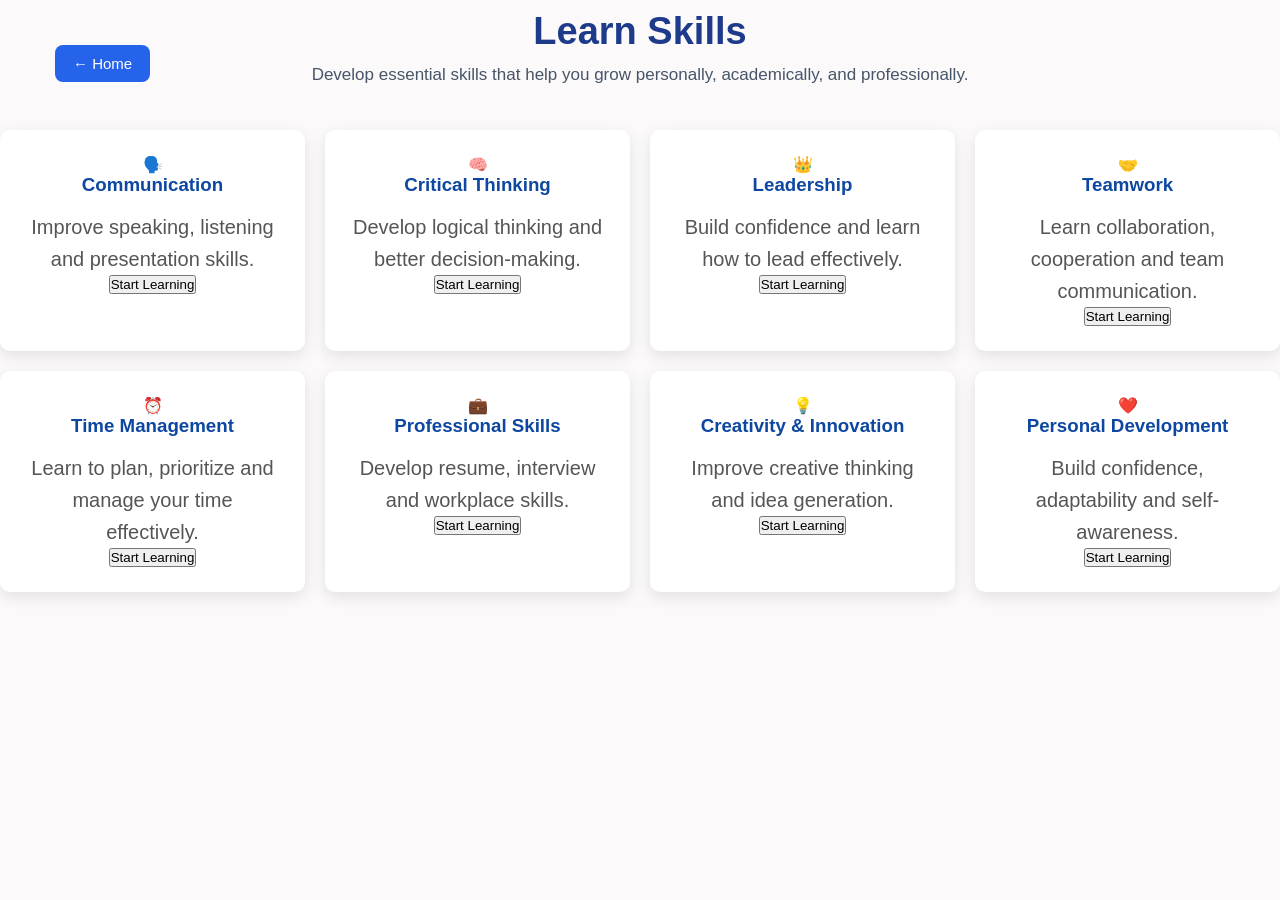
<file: learn-skills.html>
<!DOCTYPE html>
<html lang="en">
<head>
    <meta charset="UTF-8">
    <meta name="viewport" content="width=device-width, initial-scale=1.0">
    <title>Learn Skills</title>
    <link rel="stylesheet" href="style.css">
</head>

<body>
    <a href="index.html" class="home-btn">← Home</a>

    <section class="learn-skills-page">

        <div class="section-heading">
            <h1>Learn Skills</h1>
            <p>
                Develop essential skills that help you grow personally,
                academically, and professionally.
            </p>
        </div>

        <div class="skills-container">

            <div class="skill-card">
                <div class="skill-icon">🗣️</div>
                <h3>Communication</h3>
                <p>Improve speaking, listening and presentation skills.</p>
                <button onclick="openSkill('communication')">Start Learning</button>
            </div>

            <div class="skill-card">
                <div class="skill-icon">🧠</div>
                <h3>Critical Thinking</h3>
                <p>Develop logical thinking and better decision-making.</p>
                <button onclick="openSkill('critical')">Start Learning</button>
            </div>

            <div class="skill-card">
                <div class="skill-icon">👑</div>
                <h3>Leadership</h3>
                <p>Build confidence and learn how to lead effectively.</p>
                <button onclick="openSkill('leadership')">Start Learning</button>
            </div>

            <div class="skill-card">
                <div class="skill-icon">🤝</div>
                <h3>Teamwork</h3>
                <p>Learn collaboration, cooperation and team communication.</p>
                <button onclick="openSkill('teamwork')">Start Learning</button>
            </div>

            <div class="skill-card">
                <div class="skill-icon">⏰</div>
                <h3>Time Management</h3>
                <p>Learn to plan, prioritize and manage your time effectively.</p>
                <button onclick="openSkill('time')">Start Learning</button>
            </div>

            <div class="skill-card">
                <div class="skill-icon">💼</div>
                <h3>Professional Skills</h3>
                <p>Develop resume, interview and workplace skills.</p>
                <button onclick="openSkill('professional')">Start Learning</button>
            </div>

            <div class="skill-card">
                <div class="skill-icon">💡</div>
                <h3>Creativity & Innovation</h3>
                <p>Improve creative thinking and idea generation.</p>
                <button onclick="openSkill('creativity')">Start Learning</button>
            </div>

            <div class="skill-card">
                <div class="skill-icon">❤️</div>
                <h3>Personal Development</h3>
                <p>Build confidence, adaptability and self-awareness.</p>
                <button onclick="openSkill('personal')">Start Learning</button>
            </div>

        </div>

    </section>
    <!-- Skill Details Popup -->
<div id="skillModal" class="skill-modal">

    <div class="skill-modal-content">

        <span class="close-modal" onclick="closeSkill()">×</span>

        <h2 id="skillTitle"></h2>

        <p id="skillDescription"></p>

        <h3>What You'll Learn</h3>
        <ul id="skillTopics"></ul>

        <h3>Practice Tips</h3>
        <ul id="skillTips"></ul>

    </div>

</div>

<script>
const skills = {

    communication: {
        title: "🗣️ Communication Skills",
        description: "Learn to express your ideas clearly, confidently, and effectively.",
        topics: [
            "Effective speaking",
            "Active listening",
            "Presentation skills",
            "Body language"
        ],
        tips: [
            "Speak for 2 minutes every day on any topic",
            "Practice introducing yourself",
            "Try giving short presentations"
        ]
    },

    critical: {
        title: "🧠 Critical Thinking",
        description: "Develop logical thinking and make better decisions.",
        topics: [
            "Logical reasoning",
            "Problem solving",
            "Decision making",
            "Analytical thinking"
        ],
        tips: [
            "Solve puzzles and reasoning questions",
            "Question assumptions",
            "Compare different solutions before deciding"
        ]
    },

    leadership: {
        title: "👑 Leadership",
        description: "Build confidence and learn how to guide and motivate others.",
        topics: [
            "Decision making",
            "Responsibility",
            "Team motivation",
            "Confidence"
        ],
        tips: [
            "Take responsibility in group projects",
            "Volunteer for college activities",
            "Practice making decisions"
        ]
    },

    teamwork: {
        title: "🤝 Teamwork",
        description: "Learn how to work effectively with different people.",
        topics: [
            "Collaboration",
            "Team communication",
            "Conflict resolution",
            "Cooperation"
        ],
        tips: [
            "Participate actively in group projects",
            "Listen to your teammates",
            "Respect different opinions"
        ]
    },

    time: {
        title: "⏰ Time Management",
        description: "Learn how to organize your time and complete important tasks efficiently.",
        topics: [
            "Planning",
            "Prioritization",
            "Goal setting",
            "Productivity"
        ],
        tips: [
            "Create a daily task list",
            "Set priorities",
            "Avoid unnecessary distractions"
        ]
    },

    professional: {
        title: "💼 Professional Skills",
        description: "Develop skills that help you become career-ready.",
        topics: [
            "Resume building",
            "Interview skills",
            "Workplace etiquette",
            "Professional communication"
        ],
        tips: [
            "Create and update your resume",
            "Practice interview questions",
            "Learn professional email writing"
        ]
    },

    creativity: {
        title: "💡 Creativity & Innovation",
        description: "Develop creative thinking and learn how to turn ideas into solutions.",
        topics: [
            "Creative thinking",
            "Idea generation",
            "Innovation",
            "Design thinking"
        ],
        tips: [
            "Write down new ideas regularly",
            "Try solving problems in different ways",
            "Work on small creative projects"
        ]
    },

    personal: {
        title: "❤️ Personal Development",
        description: "Improve yourself, build confidence and become more adaptable.",
        topics: [
            "Self-confidence",
            "Self-awareness",
            "Adaptability",
            "Positive mindset"
        ],
        tips: [
            "Set small personal goals",
            "Reflect on your progress",
            "Try something outside your comfort zone"
        ]
    }
};

function openSkill(skill) {

    const data = skills[skill];

    document.getElementById("skillTitle").textContent = data.title;
    document.getElementById("skillDescription").textContent = data.description;

    document.getElementById("skillTopics").innerHTML =
        data.topics.map(topic => `<li>${topic}</li>`).join("");

    document.getElementById("skillTips").innerHTML =
        data.tips.map(tip => `<li>${tip}</li>`).join("");

    document.getElementById("skillModal").style.display = "flex";
}

function closeSkill() {
    document.getElementById("skillModal").style.display = "none";
}
</script>

</body>
</html>
</file>
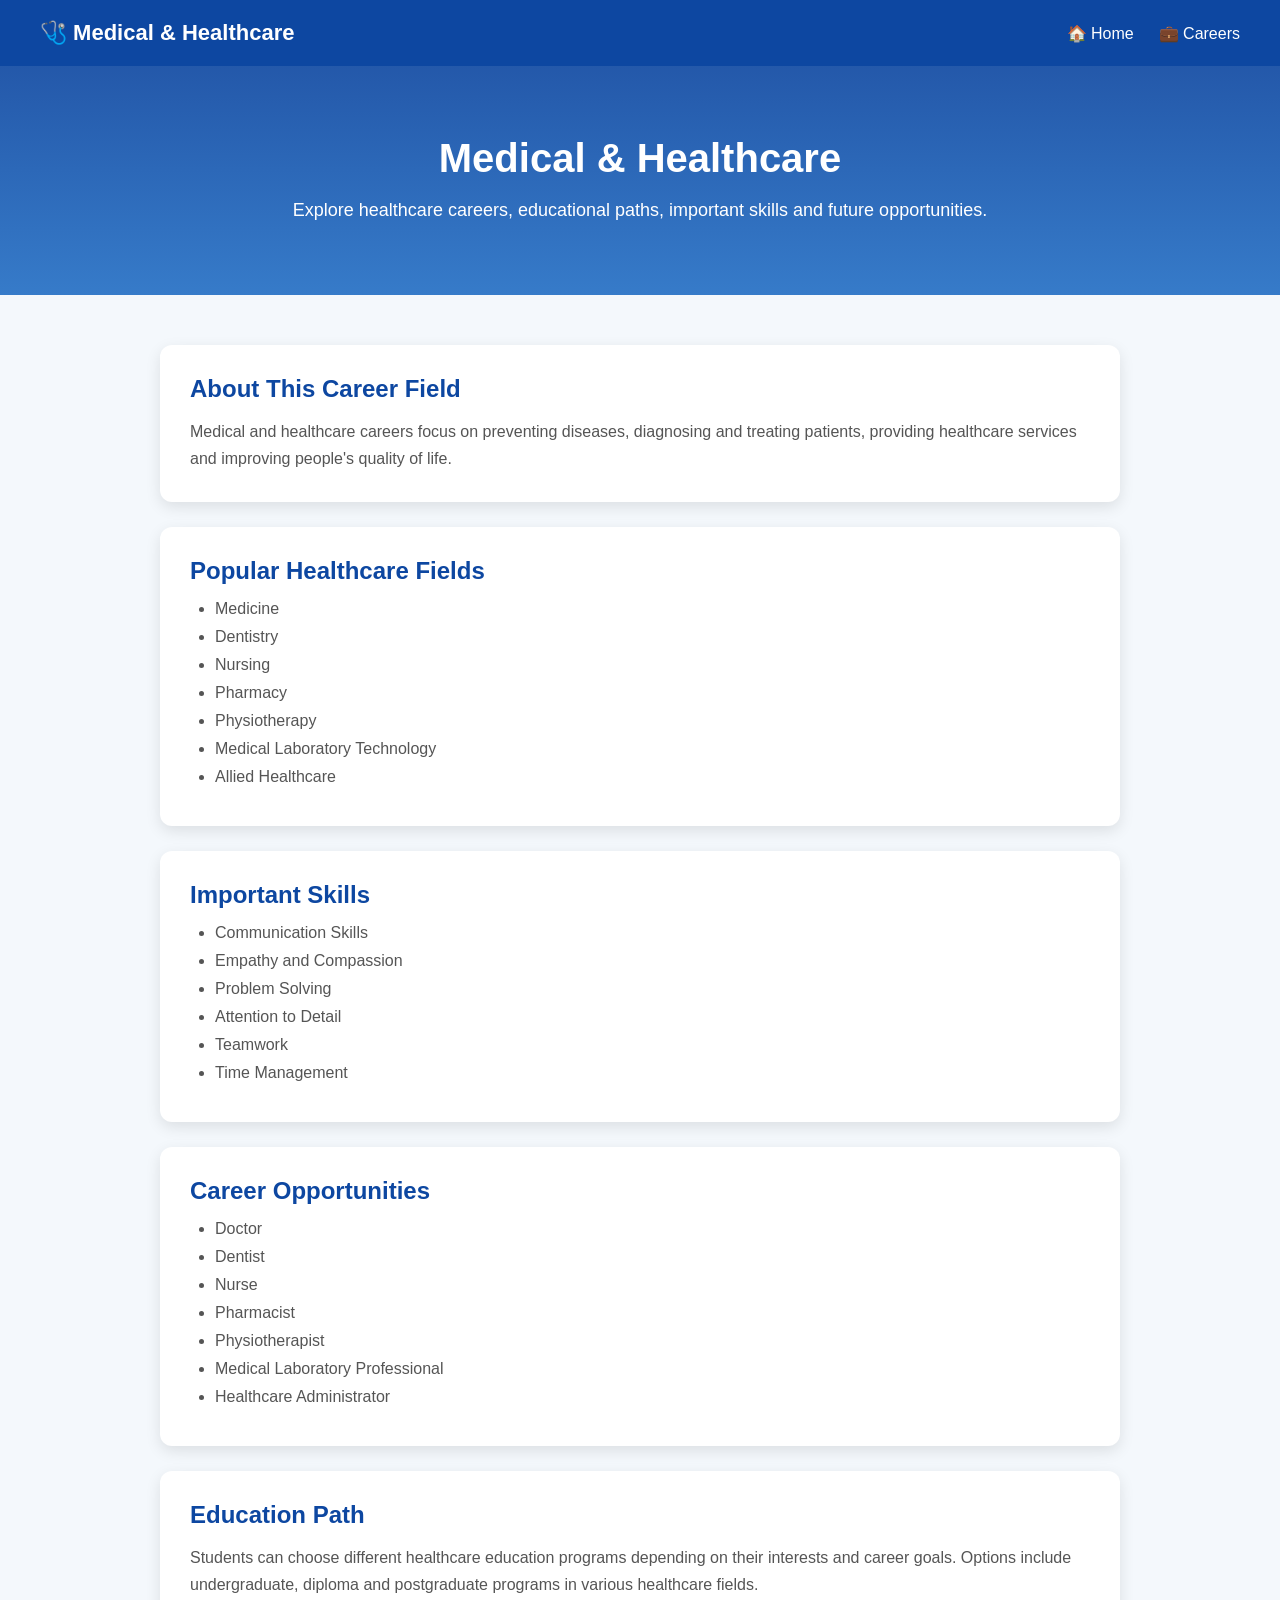
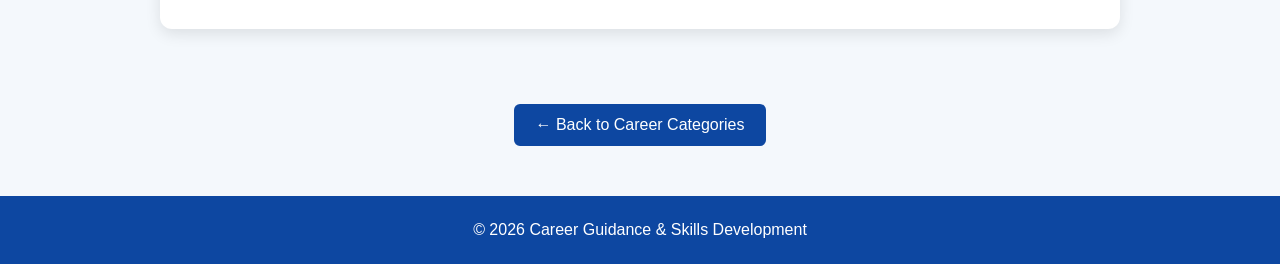
<file: medical.html>
<!DOCTYPE html>
<html lang="en">

<head>

    <meta charset="UTF-8">

    <meta name="viewport" content="width=device-width, initial-scale=1.0">

    <title>Medical & Healthcare Careers</title>

    <link rel="stylesheet" href="career-details.css">

</head>


<body>


<!-- ================= HEADER ================= -->

<header>

    <div class="logo">
        🩺 Medical & Healthcare
    </div>

    <nav>

        <a href="index.html">🏠 Home</a>

        <a href="career.html">💼 Careers</a>

    </nav>

</header>



<!-- ================= HERO ================= -->

<section class="details-hero">

    <h1>
        Medical & Healthcare
    </h1>

    <p>
        Explore healthcare careers, educational paths,
        important skills and future opportunities.
    </p>

</section>



<!-- ================= DETAILS ================= -->

<section class="details-section">


    <!-- About -->

    <div class="details-card">

        <h2>
            About This Career Field
        </h2>

        <p>
            Medical and healthcare careers focus on
            preventing diseases, diagnosing and treating
            patients, providing healthcare services and
            improving people's quality of life.
        </p>

    </div>



    <!-- Popular Fields -->

    <div class="details-card">

        <h2>
            Popular Healthcare Fields
        </h2>

        <ul>

            <li>Medicine</li>

            <li>Dentistry</li>

            <li>Nursing</li>

            <li>Pharmacy</li>

            <li>Physiotherapy</li>

            <li>Medical Laboratory Technology</li>

            <li>Allied Healthcare</li>

        </ul>

    </div>



    <!-- Skills -->

    <div class="details-card">

        <h2>
            Important Skills
        </h2>

        <ul>

            <li>Communication Skills</li>

            <li>Empathy and Compassion</li>

            <li>Problem Solving</li>

            <li>Attention to Detail</li>

            <li>Teamwork</li>

            <li>Time Management</li>

        </ul>

    </div>



    <!-- Career Options -->

    <div class="details-card">

        <h2>
            Career Opportunities
        </h2>

        <ul>

            <li>Doctor</li>

            <li>Dentist</li>

            <li>Nurse</li>

            <li>Pharmacist</li>

            <li>Physiotherapist</li>

            <li>Medical Laboratory Professional</li>

            <li>Healthcare Administrator</li>

        </ul>

    </div>



    <!-- Education -->

    <div class="details-card">

        <h2>
            Education Path
        </h2>

        <p>
            Students can choose different healthcare
            education programs depending on their interests
            and career goals. Options include undergraduate,
            diploma and postgraduate programs in various
            healthcare fields.
        </p>

    </div>


</section>



<!-- ================= BACK BUTTON ================= -->

<div class="back-button">

    <a href="career.html">
        ← Back to Career Categories
    </a>

</div>



<!-- ================= FOOTER ================= -->

<footer>

    <p>
        © 2026 Career Guidance & Skills Development
    </p>

</footer>


</body>

</html>
</file>
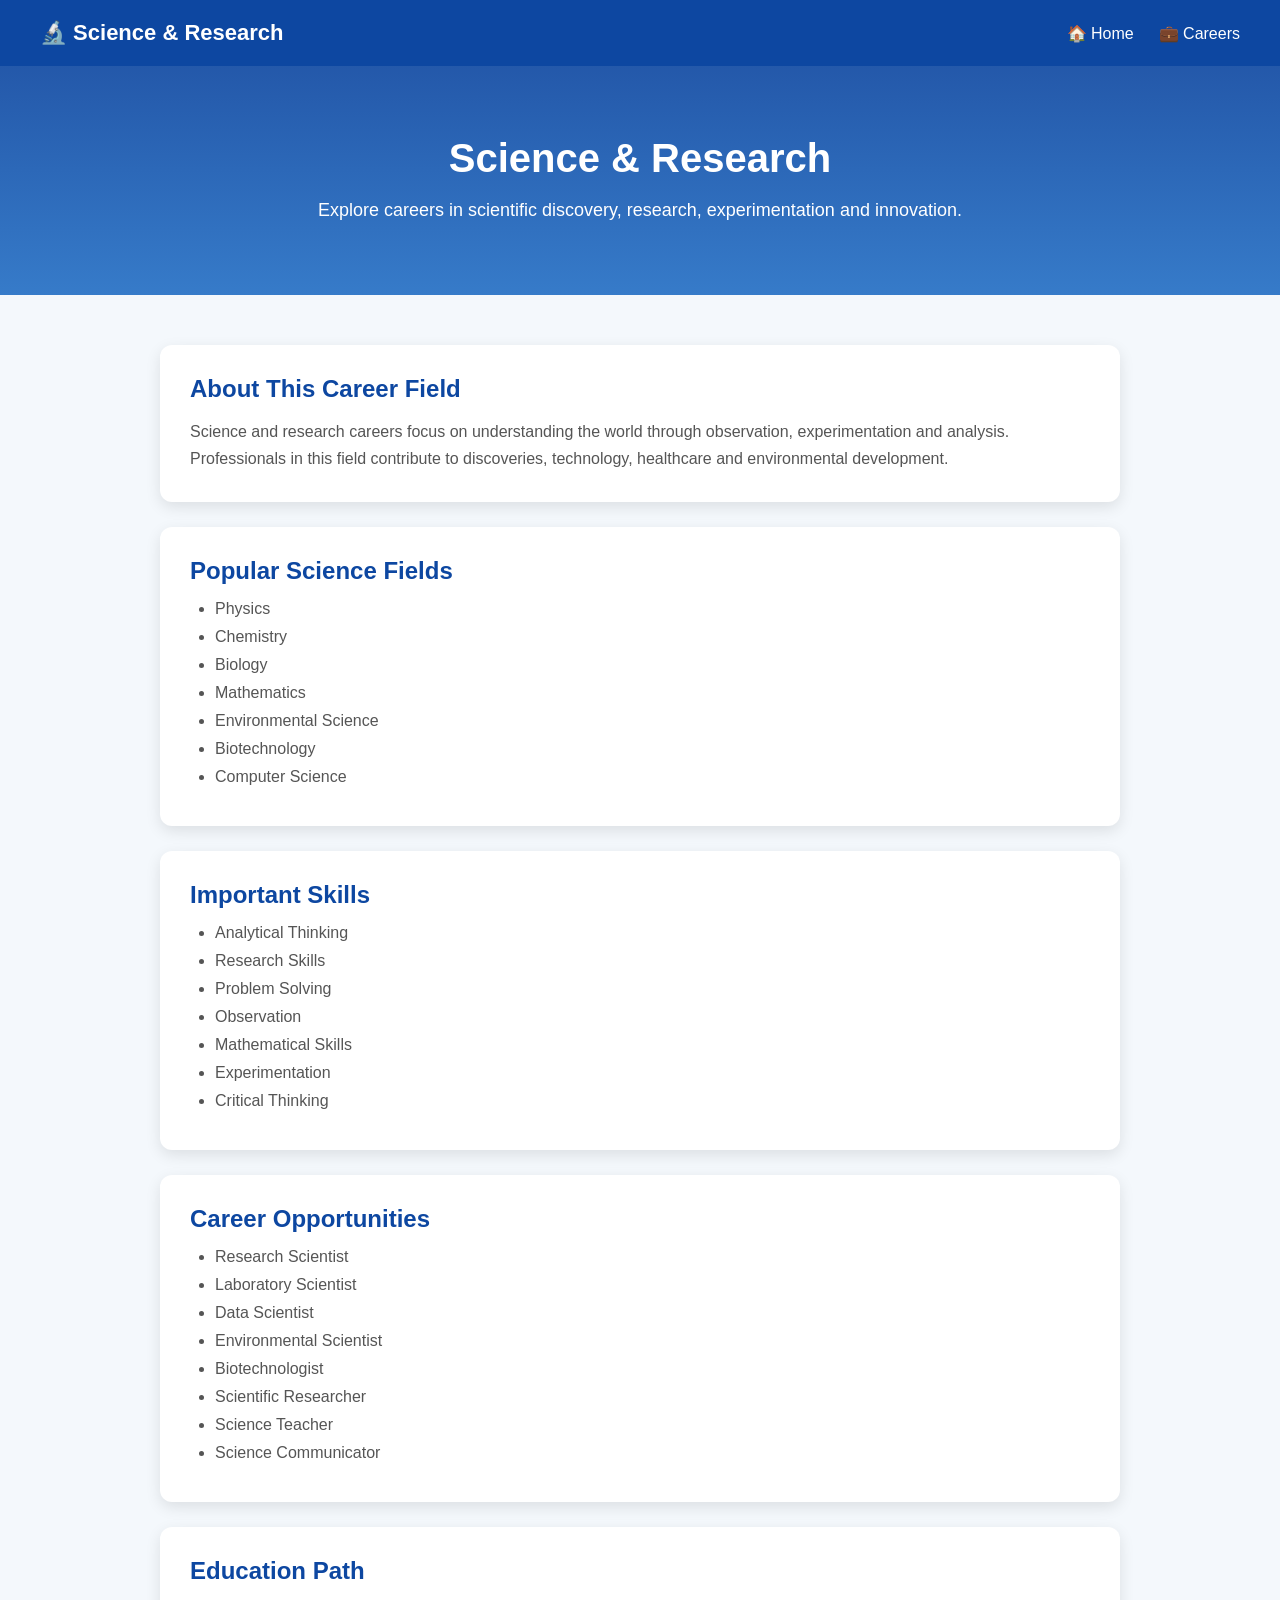
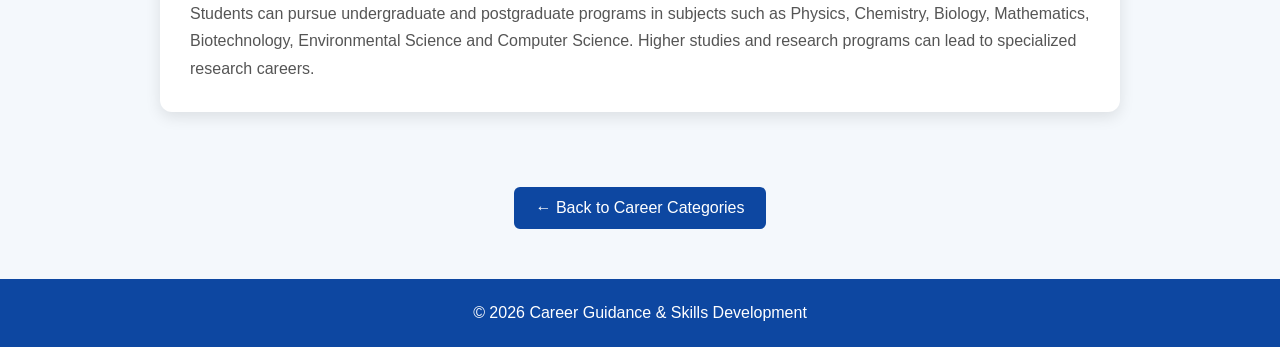
<file: science.html>
<!DOCTYPE html>
<html lang="en">

<head>

    <meta charset="UTF-8">

    <meta name="viewport" content="width=device-width, initial-scale=1.0">

    <title>Science & Research Careers</title>

    <link rel="stylesheet" href="career-details.css">

</head>

<body>

<header>

    <div class="logo">
        🔬 Science & Research
    </div>

    <nav>
        <a href="index.html">🏠 Home</a>
        <a href="career.html">💼 Careers</a>
    </nav>

</header>


<section class="details-hero">

    <h1>Science & Research</h1>

    <p>
        Explore careers in scientific discovery,
        research, experimentation and innovation.
    </p>

</section>


<section class="details-section">

    <div class="details-card">

        <h2>About This Career Field</h2>

        <p>
            Science and research careers focus on
            understanding the world through observation,
            experimentation and analysis. Professionals
            in this field contribute to discoveries,
            technology, healthcare and environmental
            development.
        </p>

    </div>


    <div class="details-card">

        <h2>Popular Science Fields</h2>

        <ul>
            <li>Physics</li>
            <li>Chemistry</li>
            <li>Biology</li>
            <li>Mathematics</li>
            <li>Environmental Science</li>
            <li>Biotechnology</li>
            <li>Computer Science</li>
        </ul>

    </div>


    <div class="details-card">

        <h2>Important Skills</h2>

        <ul>
            <li>Analytical Thinking</li>
            <li>Research Skills</li>
            <li>Problem Solving</li>
            <li>Observation</li>
            <li>Mathematical Skills</li>
            <li>Experimentation</li>
            <li>Critical Thinking</li>
        </ul>

    </div>


    <div class="details-card">

        <h2>Career Opportunities</h2>

        <ul>
            <li>Research Scientist</li>
            <li>Laboratory Scientist</li>
            <li>Data Scientist</li>
            <li>Environmental Scientist</li>
            <li>Biotechnologist</li>
            <li>Scientific Researcher</li>
            <li>Science Teacher</li>
            <li>Science Communicator</li>
        </ul>

    </div>


    <div class="details-card">

        <h2>Education Path</h2>

        <p>
            Students can pursue undergraduate and
            postgraduate programs in subjects such as
            Physics, Chemistry, Biology, Mathematics,
            Biotechnology, Environmental Science and
            Computer Science. Higher studies and research
            programs can lead to specialized research careers.
        </p>

    </div>

</section>


<div class="back-button">

    <a href="career.html">
        ← Back to Career Categories
    </a>

</div>


<footer>

    <p>
        © 2026 Career Guidance & Skills Development
    </p>

</footer>

</body>

</html>
</file>
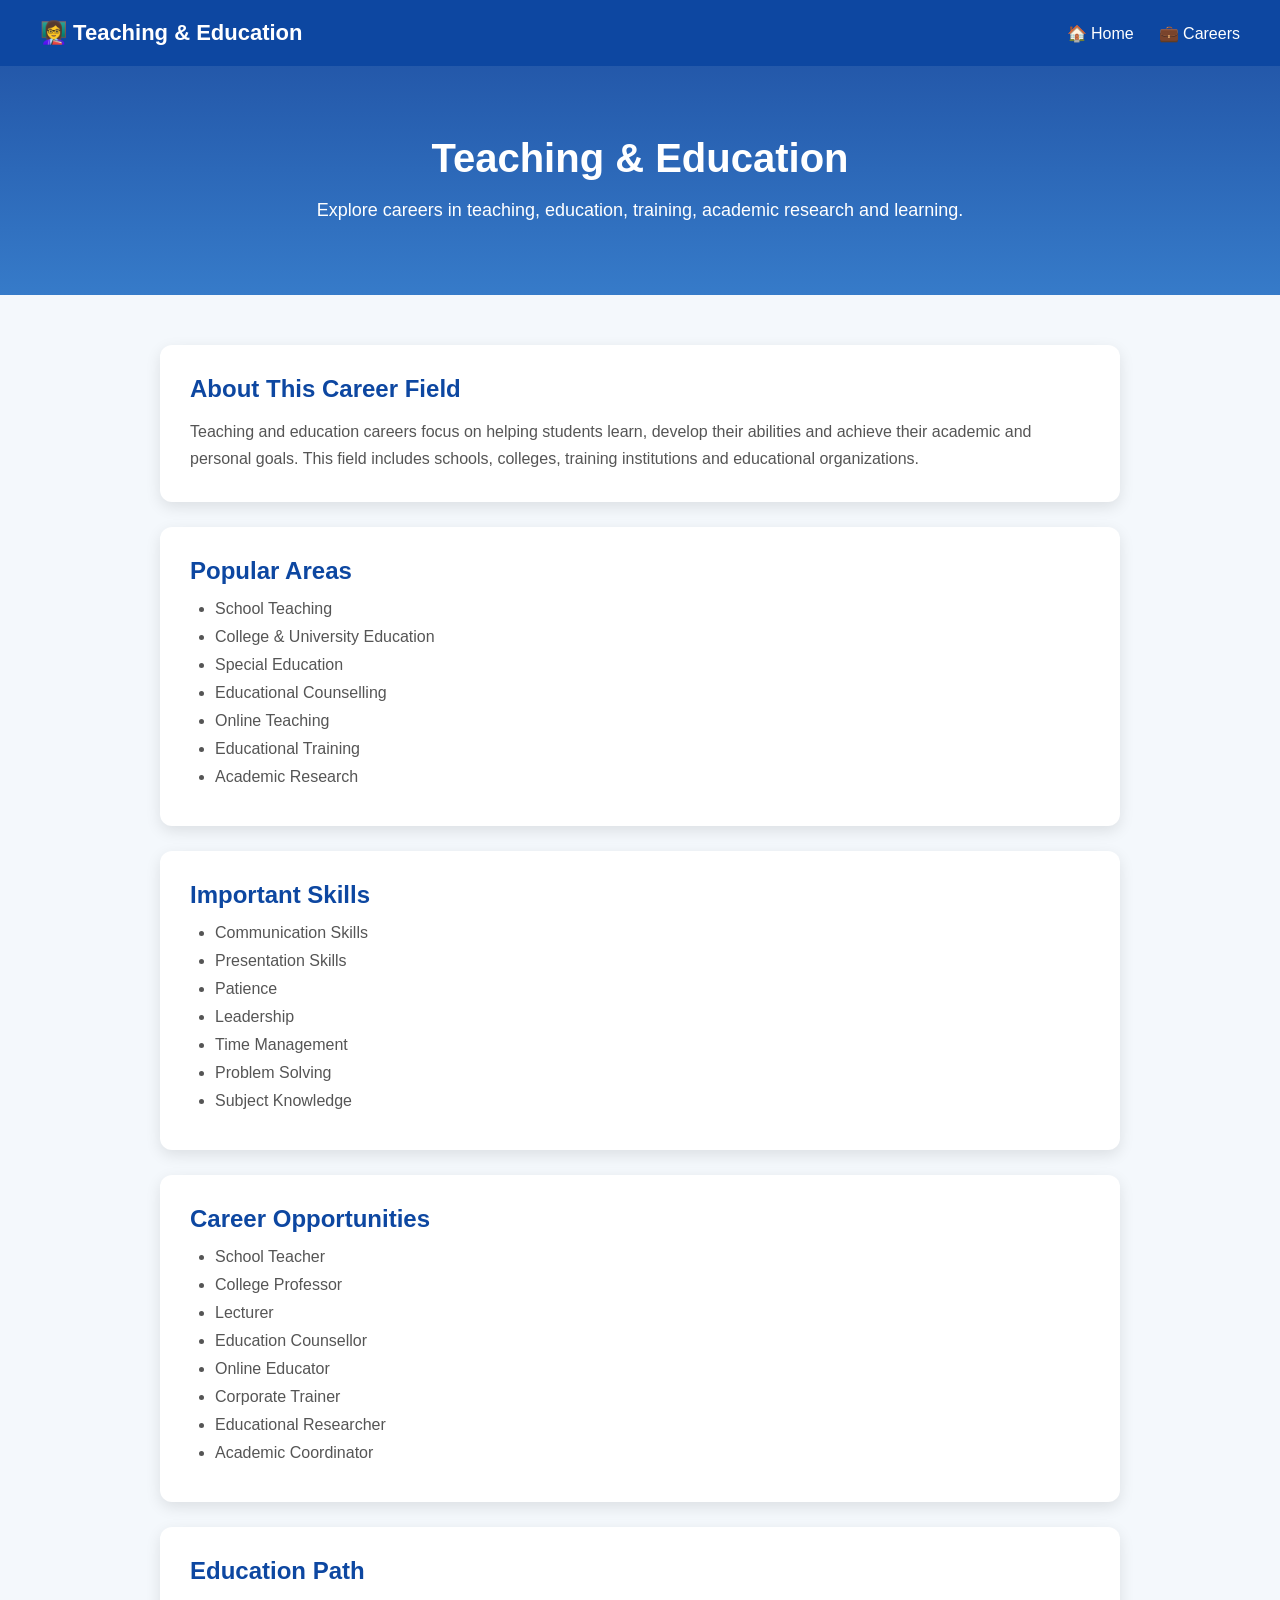
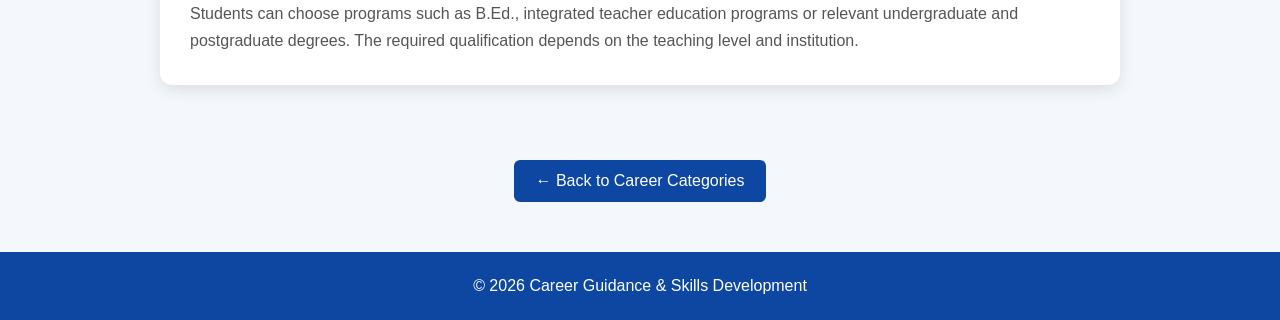
<file: teaching.html>
<!DOCTYPE html>
<html lang="en">

<head>

    <meta charset="UTF-8">

    <meta name="viewport" content="width=device-width, initial-scale=1.0">

    <title>Teaching & Education Careers</title>

    <link rel="stylesheet" href="career-details.css">

</head>

<body>

<header>

    <div class="logo">
        👩‍🏫 Teaching & Education
    </div>

    <nav>
        <a href="index.html">🏠 Home</a>
        <a href="career.html">💼 Careers</a>
    </nav>

</header>


<section class="details-hero">

    <h1>Teaching & Education</h1>

    <p>
        Explore careers in teaching, education,
        training, academic research and learning.
    </p>

</section>


<section class="details-section">

    <div class="details-card">

        <h2>About This Career Field</h2>

        <p>
            Teaching and education careers focus on helping
            students learn, develop their abilities and
            achieve their academic and personal goals.
            This field includes schools, colleges, training
            institutions and educational organizations.
        </p>

    </div>


    <div class="details-card">

        <h2>Popular Areas</h2>

        <ul>
            <li>School Teaching</li>
            <li>College & University Education</li>
            <li>Special Education</li>
            <li>Educational Counselling</li>
            <li>Online Teaching</li>
            <li>Educational Training</li>
            <li>Academic Research</li>
        </ul>

    </div>


    <div class="details-card">

        <h2>Important Skills</h2>

        <ul>
            <li>Communication Skills</li>
            <li>Presentation Skills</li>
            <li>Patience</li>
            <li>Leadership</li>
            <li>Time Management</li>
            <li>Problem Solving</li>
            <li>Subject Knowledge</li>
        </ul>

    </div>


    <div class="details-card">

        <h2>Career Opportunities</h2>

        <ul>
            <li>School Teacher</li>
            <li>College Professor</li>
            <li>Lecturer</li>
            <li>Education Counsellor</li>
            <li>Online Educator</li>
            <li>Corporate Trainer</li>
            <li>Educational Researcher</li>
            <li>Academic Coordinator</li>
        </ul>

    </div>


    <div class="details-card">

        <h2>Education Path</h2>

        <p>
            Students can choose programs such as B.Ed.,
            integrated teacher education programs or
            relevant undergraduate and postgraduate
            degrees. The required qualification depends
            on the teaching level and institution.
        </p>

    </div>

</section>


<div class="back-button">

    <a href="career.html">
        ← Back to Career Categories
    </a>

</div>


<footer>

    <p>
        © 2026 Career Guidance & Skills Development
    </p>

</footer>

</body>

</html>
</file>
<file: style.css>
*{
    margin: 0;
    padding: 0;
    box-sizing: border-box;
}

body{
    font-family: Arial, sans-serif;
    background-color: #ffffff;
}
body{
    background:#fbf9f9;
    font-family:Arial,sans-serif;
    text-align:center;
}

h1{
    color:rgb(8, 8, 238);
    margin-top:10px;
}

p{
    color:#1565C0;
    font-size:20px;
}
*{
    margin:0;
    padding:0;
    box-sizing:border-box;
}

body{
    font-family:Arial,sans-serif;
}

header{
    background:#0d47a1;
    color:rgb(252, 251, 251);
    display:flex;
    justify-content:space-between;
    align-items:center;
    padding:20px 50px;
}

*{
    margin:0;
    padding:0;
    box-sizing:border-box;
}

body{
    font-family:Arial,sans-serif;
}

header{
    background:#0d47a1;
    color:rgb(243, 237, 237);
    display:flex;
    justify-content:space-between;
    align-items:center;
    padding:20px 50px;
}

nav ul{
    list-style:none;
    display:flex;
    text-align: center;
}

nav ul li{
    margin:0 60px;
}

nav ul li a{
    text-decoration:none;
    color:white;
    font-size:18px;
}

nav ul li a:hover{
    color:yellow;
}


.hero{
    background:#E3F2FD;
    height:500px;
    display:flex;
    justify-content:center;
    align-items:center;
    text-align:center;
}

.hero h1{
    font-size:50px;
    color:#0D47A1;
    margin-bottom:20px;
}

.hero p{
    font-size:20px;
    color:#555;
    margin-bottom:30px;
}

.btn1,.btn2{
    padding:15px 30px;
    margin:10px;
    border:none;
    border-radius:5px;
    font-size:18px;
    cursor:pointer;
}

.btn1{
    background:#0D47A1;
    color:white;
}

.btn2{
    background:#4CAF50;
    color:white;
}

.btn1:hover{
    background:#1565C0;
}

.btn2:hover{
    background:#2E7D32;
}
.search-section{
    padding:60px 20px;
    text-align:center;
    background:#ffffff;
}

.search-section h2{
    color:#0D47A1;
    margin-bottom:10px;
    font-size:35px;
}

.search-section p{
    color:#555;
    margin-bottom:25px;
    font-size:18px;
}

.search-box{
    display:flex;
    justify-content:center;
    gap:10px;
}

.search-box input{
    width:400px;
    padding:15px;
    font-size:16px;
    border:2px solid #0D47A1;
    border-radius:5px;
}

.search-box button{
    padding:15px 30px;
    background:#0D47A1;
    color:white;
    border:none;
    border-radius:5px;
    cursor:pointer;
    font-size:16px;
}

.search-box button:hover{
    background:#1565C0;
}
.education{
    padding:60px 40px;
    background:#f8f9fa;
    text-align:center;
}

.education h2{
    color:#0D47A1;
    font-size:35px;
    margin-bottom:40px;
}

.card-container{
    display:flex;
    flex-wrap:wrap;
    justify-content:center;
    gap:25px;
}

.card{
    width:280px;
    background:white;
    padding:25px;
    border-radius:10px;
    box-shadow:0 5px 15px rgba(0,0,0,0.1);
    transition:0.3s;
    cursor:pointer;
}

.card:hover{
    transform:translateY(-10px);
}

.card h3{
    color:#0D47A1;
    margin-bottom:15px;
}

.card p{
    color:#555;
    line-height:1.6;
}
.career-section{
    padding:70px 40px;
    background:#ffffff;
    text-align:center;
}

.career-section h2{
    font-size:35px;
    color:#0D47A1;
    margin-bottom:40px;
}

.career-container{
    display:grid;
    grid-template-columns:repeat(3,1fr);
    gap:25px;
}

.career-card{
    background:#E3F2FD;
    padding:30px;
    border-radius:10px;
    transition:0.3s;
    box-shadow:0 5px 15px rgba(0,0,0,0.1);
}

.career-card:hover{
    transform:scale(1.05);
}

.career-card h3{
    color:#0D47A1;
    margin-bottom:15px;
}

.career-card p{
    color:#555;
    line-height:1.6;
}
.skills-section{
    padding:70px 40px;
    background:#f4f8fc;
    text-align:center;
}

.skills-section h2{
    font-size:35px;
    color:#0D47A1;
    margin-bottom:40px;
}

.skills-container{
    display:grid;
    grid-template-columns:repeat(4,1fr);
    gap:20px;
}

.skill-card{
    background:white;
    padding:25px;
    border-radius:10px;
    box-shadow:0 5px 15px rgba(0,0,0,0.1);
    transition:0.3s;
}

.skill-card:hover{
    transform:translateY(-8px);
    background:#E3F2FD;
}

.skill-card h3{
    color:#0D47A1;
    margin-bottom:15px;
}

.skill-card p{
    color:#555;
    line-height:1.6;
}
.opportunities{
    padding:70px 40px;
    background:#ffffff;
    text-align:center;
}

.opportunities h2{
    font-size:35px;
    color:#0D47A1;
    margin-bottom:40px;
}

.opportunity-container{
    display:grid;
    grid-template-columns:repeat(4,1fr);
    gap:20px;
}

.opportunity-card{
    background:#f8f9fa;
    padding:25px;
    border-radius:10px;
    box-shadow:0 5px 15px rgba(0,0,0,0.1);
    transition:0.3s;
}

.opportunity-card:hover{
    transform:translateY(-8px);
    background:#E3F2FD;
}

.opportunity-card h3{
    color:#0D47A1;
    margin-bottom:15px;
}

.opportunity-card p{
    color:#555;
    margin-bottom:20px;
}

.opportunity-card button{
    background:#0D47A1;
    color:white;
    border:none;
    padding:10px 20px;
    border-radius:5px;
    cursor:pointer;
}

.opportunity-card button:hover{
    background:#1565C0;
}
.updates{
    padding:70px 40px;
    background:#f4f8fc;
    text-align:center;
}

.updates h2{
    font-size:35px;
    color:#0D47A1;
    margin-bottom:40px;
}

.updates-container{
    display:grid;
    grid-template-columns:repeat(4,1fr);
    gap:20px;
}

.update-card{
    background:white;
    padding:25px;
    border-radius:10px;
    box-shadow:0 5px 15px rgba(0,0,0,0.1);
    transition:0.3s;
}

.update-card:hover{
    transform:translateY(-8px);
}

.update-card h3{
    color:#0D47A1;
    margin-bottom:15px;
}

.update-card p{
    color:#555;
    margin-bottom:20px;
    line-height:1.6;
}

.update-card a{
    text-decoration:none;
    color:#0D47A1;
    font-weight:bold;
}

.update-card a:hover{
    color:#1565C0;
}
.testimonials{
    padding:70px 40px;
    background:#ffffff;
    text-align:center;
}

.testimonials h2{
    font-size:35px;
    color:#0D47A1;
    margin-bottom:40px;
}

.testimonial-container{
    display:flex;
    justify-content:center;
    gap:30px;
    flex-wrap:wrap;
}

.testimonial-card{
    width:320px;
    background:#f8f9fa;
    padding:25px;
    border-radius:12px;
    box-shadow:0 5px 15px rgba(0,0,0,0.1);
    transition:0.3s;
}

.testimonial-card:hover{
    transform:translateY(-10px);
}

.testimonial-card img{
    width:100px;
    height:100px;
    border-radius:50%;
    margin-bottom:15px;
}

.testimonial-card h3{
    color:#0D47A1;
}

.testimonial-card h4{
    color:#666;
    margin:10px 0;
}

.testimonial-card p{
    color:#555;
    line-height:1.6;
    margin:15px 0;
}

.testimonial-card span{
    font-size:20px;
}
footer{
    background:#0D47A1;
    color:white;
    padding:50px;
}

.footer-container{
    display:grid;
    grid-template-columns:repeat(4,1fr);
    gap:30px;
}

.footer-section h3{
    margin-bottom:15px;
}

.footer-section p,
.footer-section li{
    margin-bottom:10px;
}

.footer-section ul{
    list-style:none;
}

.footer-section a{
    color:white;
    text-decoration:none;
}

.footer-section a:hover{
    color:yellow;
}

.hero{
    position:relative;
    width:100%;
    height:400px;
    overflow:hidden;
}

.bg-video{
    position:absolute;
    top:0;
    left:0;
    width:100%;
    height:100%;
    object-fit:cover;
}

.overlay{
    position:absolute;
    top:0;
    left:0;
    width:100%;
    height:100%;
    background:rgba(15, 1, 1, 0.603);
    z-index:1;
}

.hero-content{
    position:relative;
    z-index:2;
    height:100%;
    display:flex;
    flex-direction:column;
    justify-content:center;
    align-items:center;
    text-align:center;
}

.logo1{
    width:600px;
    margin-bottom: 1px;
    margin-top: 1px;
    filter:drop-shadow(0 0 10px rgba(17, 2, 2, 0.829));
}

.hero-content h1{
    color:#2a8932b3;
    font-size:30px;
    font-weight:bold;
    text-shadow:2px 2px 8px rgba(0,0,0,0.8);
}

.hero-content p{
    color:#017509;
    font-size:22px;
    text-shadow:1px 1px 6px rgba(0,0,0,0.8);
}
.hero-content h2{
    color:#0b4396;
    font-size: 30px;
}

html{
    scroll-behavior: smooth;
}
#topBtn{
position:fixed;
bottom:20px;
right:20px;
display:none;
padding:12px 15px;
border:none;
border-radius:50%;
background:#0d47a1;
color:white;
cursor:pointer;
font-size:18px;
}

header {
    position: sticky;
    top: 0;
    z-index: 1000;
    background: rgba(22, 61, 118, 0.95);
    backdrop-filter: blur(10px);
}
#searchMessage {
    margin-top: 15px;
    font-size: 16px;
    font-weight: bold;
}
/* Skill Details Popup */

.skill-modal {
    display: none;
    position: fixed;
    z-index: 1000;
    left: 0;
    top: 0;
    width: 100%;
    height: 100%;
    background: rgba(0, 0, 0, 0.55);
    justify-content: center;
    align-items: center;
}

.skill-modal-content {
    background: white;
    width: 90%;
    max-width: 600px;
    padding: 35px;
    border-radius: 18px;
    position: relative;
    max-height: 80vh;
    overflow-y: auto;
}

.skill-modal-content h2 {
    color: #2563eb;
    margin-bottom: 15px;
}

.skill-modal-content h3 {
    margin-top: 22px;
    margin-bottom: 10px;
}

.skill-modal-content li {
    margin: 8px 0;
    line-height: 1.5;
}

.close-modal {
    position: absolute;
    right: 20px;
    top: 12px;
    font-size: 30px;
    cursor: pointer;
}
.home-btn {
    display: inline-block;
    margin: 25px 0 0 30px;
    padding: 10px 20px;
    background: #2563eb;
    color: white;
    text-decoration: none;
    border-radius: 8px;
    font-size: 15px;
    transition: 0.3s;
}

.home-btn:hover {
    background: #1d4ed8;
}
/* College Details Popup */

.college-modal {
    display: none;
    position: fixed;
    z-index: 1000;
    left: 0;
    top: 0;
    width: 100%;
    height: 100%;
    background: rgba(0, 0, 0, 0.55);
    justify-content: center;
    align-items: center;
}

.college-modal-content {
    background: white;
    width: 90%;
    max-width: 600px;
    padding: 35px;
    border-radius: 18px;
    position: relative;
    max-height: 80vh;
    overflow-y: auto;
}

.college-modal-content h2 {
    color: #2563eb;
    margin-bottom: 15px;
}

.college-modal-content h3 {
    margin-top: 22px;
}

.college-modal-content li {
    margin: 8px 0;
    line-height: 1.5;
}

.close-college {
    position: absolute;
    right: 20px;
    top: 12px;
    font-size: 30px;
    cursor: pointer;
}
/* About Us Page */

.about-page {
    min-height: 100vh;
    padding: 70px 8%;
    background: #f8fafc;
}

.section-heading {
    text-align: center;
    margin-bottom: 45px;
}

.section-heading h1 {
    color: #1e3a8a;
    font-size: 38px;
    margin-bottom: 12px;
}

.section-heading p {
    color: #475569;
    font-size: 17px;
}

.about-content {
    display: grid;
    grid-template-columns: repeat(3, 1fr);
    gap: 25px;
}

.about-card {
    background: white;
    padding: 30px;
    border-radius: 16px;
    text-align: center;
    box-shadow: 0 5px 20px rgba(0, 0, 0, 0.08);
}

.about-icon {
    font-size: 42px;
    margin-bottom: 15px;
}

.about-card h2 {
    color: #1e3a8a;
    margin-bottom: 12px;
}

.about-card p {
    color: #64748b;
    line-height: 1.7;
}

.about-bottom {
    background: white;
    margin-top: 35px;
    padding: 30px;
    border-radius: 16px;
    text-align: center;
    box-shadow: 0 5px 20px rgba(0, 0, 0, 0.08);
}

.about-bottom h2 {
    color: #1e3a8a;
}

.about-bottom p {
    color: #64748b;
    line-height: 1.7;
}

.home-btn {
    position: absolute;
    top: 20px;
    left: 25px;
    text-decoration: none;
    color: white;
    background: #2563eb;
    padding: 10px 18px;
    border-radius: 8px;
}

@media (max-width: 800px) {
    .about-content {
        grid-template-columns: 1fr;
    }
}
</file>
<file: career-details.css>
* {
    margin: 0;
    padding: 0;
    box-sizing: border-box;
}

body {
    font-family: Arial, sans-serif;
    background: #f4f8fc;
    color: #333;
}


/* Header */

header {
    background: #0D47A1;
    color: white;
    padding: 20px 40px;

    display: flex;
    justify-content: space-between;
    align-items: center;
}

.logo {
    font-size: 22px;
    font-weight: bold;
}

nav {
    display: flex;
    gap: 25px;
}

nav a {
    color: white;
    text-decoration: none;
}

nav a:hover {
    color: yellow;
}


/* Hero */

.details-hero {
    background: linear-gradient(
        rgba(13, 71, 161, 0.9),
        rgba(21, 101, 192, 0.85)
    );

    color: white;
    text-align: center;
    padding: 70px 20px;
}

.details-hero h1 {
    font-size: 40px;
    margin-bottom: 15px;
}

.details-hero p {
    font-size: 18px;
    line-height: 1.6;
}


/* Content */

.details-section {
    max-width: 1000px;
    margin: auto;
    padding: 50px 20px;
}

.details-card {
    background: white;
    padding: 30px;
    margin-bottom: 25px;

    border-radius: 12px;

    box-shadow: 0 5px 15px rgba(0,0,0,0.1);
}

.details-card h2 {
    color: #0D47A1;
    margin-bottom: 15px;
}

.details-card p {
    line-height: 1.7;
    color: #555;
}

.details-card ul {
    padding-left: 25px;
}

.details-card li {
    margin-bottom: 10px;
    color: #555;
}


/* Back button */

.back-button {
    text-align: center;
    margin-bottom: 50px;
}

.back-button a {
    display: inline-block;

    background: #0D47A1;
    color: white;

    text-decoration: none;

    padding: 12px 22px;

    border-radius: 6px;
}

.back-button a:hover {
    background: #1565C0;
}


/* Footer */

footer {
    background: #0D47A1;
    color: white;
    text-align: center;
    padding: 25px;
}


/* Mobile */

@media (max-width: 700px) {

    header {
        flex-direction: column;
        gap: 15px;
        text-align: center;
    }

    .details-hero h1 {
        font-size: 30px;
    }

    .details-card {
        padding: 22px;
    }
}
</file>
<file: career.css>
* {
    margin: 0;
    padding: 0;
    box-sizing: border-box;
}

body {
    font-family: Arial, sans-serif;
    background: #f4f8fc;
    color: #333;
}


/* ================= HEADER ================= */

header {
    background: #0D47A1;
    color: white;

    padding: 18px 40px;

    display: flex;
    justify-content: space-between;
    align-items: center;

    position: sticky;
    top: 0;

    z-index: 1000;
}

.logo {
    font-size: 24px;
    font-weight: bold;
}

nav {
    display: flex;
    align-items: center;
    gap: 25px;
}

nav a {
    color: white;
    text-decoration: none;

    font-size: 16px;
    font-weight: 500;

    transition: 0.3s;
}

nav a:hover {
    color: yellow;
}


/* ================= HERO ================= */

.career-hero {
    background: linear-gradient(
        rgba(13, 71, 161, 0.9),
        rgba(21, 101, 192, 0.85)
    );

    color: white;

    text-align: center;

    padding: 80px 20px;
}

.career-hero h1 {
    font-size: 42px;
    margin-bottom: 20px;
}

.career-hero p {
    max-width: 750px;

    margin: auto;

    font-size: 19px;

    line-height: 1.7;
}


/* ================= CAREER SECTION ================= */

.career-section {
    padding: 70px 40px;

    text-align: center;
}

.career-section h2 {
    color: #0D47A1;

    font-size: 35px;

    margin-bottom: 15px;
}

.career-intro {
    max-width: 750px;

    margin: 0 auto 45px;

    color: #555;

    font-size: 18px;

    line-height: 1.6;
}


/* ================= CAREER CARDS ================= */

.career-container {
    max-width: 1200px;

    margin: auto;

    display: grid;

    grid-template-columns: repeat(3, 1fr);

    gap: 25px;
}

.career-card {
    background: white;

    padding: 30px;

    border-radius: 12px;

    box-shadow: 0 5px 15px rgba(0, 0, 0, 0.1);

    transition: transform 0.3s, box-shadow 0.3s;
}

.career-card:hover {
    transform: translateY(-8px);

    box-shadow: 0 10px 25px rgba(0, 0, 0, 0.15);
}


/* Career Icon */

.career-icon {
    font-size: 45px;

    margin-bottom: 15px;
}


/* Card Heading */

.career-card h3 {
    color: #0D47A1;

    font-size: 22px;

    margin-bottom: 15px;

    line-height: 1.3;
}


/* Card Text */

.career-card p {
    color: #555;

    line-height: 1.6;

    font-size: 15px;
}


/* Small Heading */

.career-card h4 {
    color: #1565C0;

    margin-top: 20px;

    margin-bottom: 8px;

    font-size: 16px;
}


/* Explore Button */

.career-card button {
    margin-top: 20px;

    padding: 11px 20px;

    border: none;

    border-radius: 6px;

    background: #0D47A1;

    color: white;

    font-size: 14px;

    font-weight: bold;

    cursor: pointer;

    transition: 0.3s;
}

.career-card button:hover {
    background: #1565C0;

    transform: scale(1.03);
}


/* ================= FOOTER ================= */

footer {
    background: #0D47A1;

    color: white;

    text-align: center;

    padding: 40px 20px;
}

.footer-content h3 {
    margin-bottom: 12px;

    font-size: 22px;
}

.footer-content p {
    color: white;

    line-height: 1.6;
}

footer hr {
    border: none;

    border-top: 1px solid rgba(255, 255, 255, 0.3);

    margin: 25px auto;

    max-width: 900px;
}

.copyright {
    color: white;

    font-size: 14px;
}


/* ================= TABLET ================= */

@media (max-width: 1000px) {

    .career-container {
        grid-template-columns: repeat(2, 1fr);
    }

    nav {
        gap: 15px;
    }

    nav a {
        font-size: 15px;
    }

}


/* ================= MOBILE ================= */

@media (max-width: 700px) {

    header {
        padding: 15px 20px;

        flex-direction: column;

        gap: 15px;
    }

    .logo {
        font-size: 21px;
    }

    nav {
        flex-wrap: wrap;

        justify-content: center;

        gap: 12px;
    }

    nav a {
        font-size: 14px;
    }

    .career-hero {
        padding: 60px 20px;
    }

    .career-hero h1 {
        font-size: 30px;
    }

    .career-hero p {
        font-size: 16px;
    }

    .career-section {
        padding: 50px 20px;
    }

    .career-section h2 {
        font-size: 28px;
    }

    .career-container {
        grid-template-columns: 1fr;
    }

    .career-card {
        padding: 25px;
    }

}
</file>
